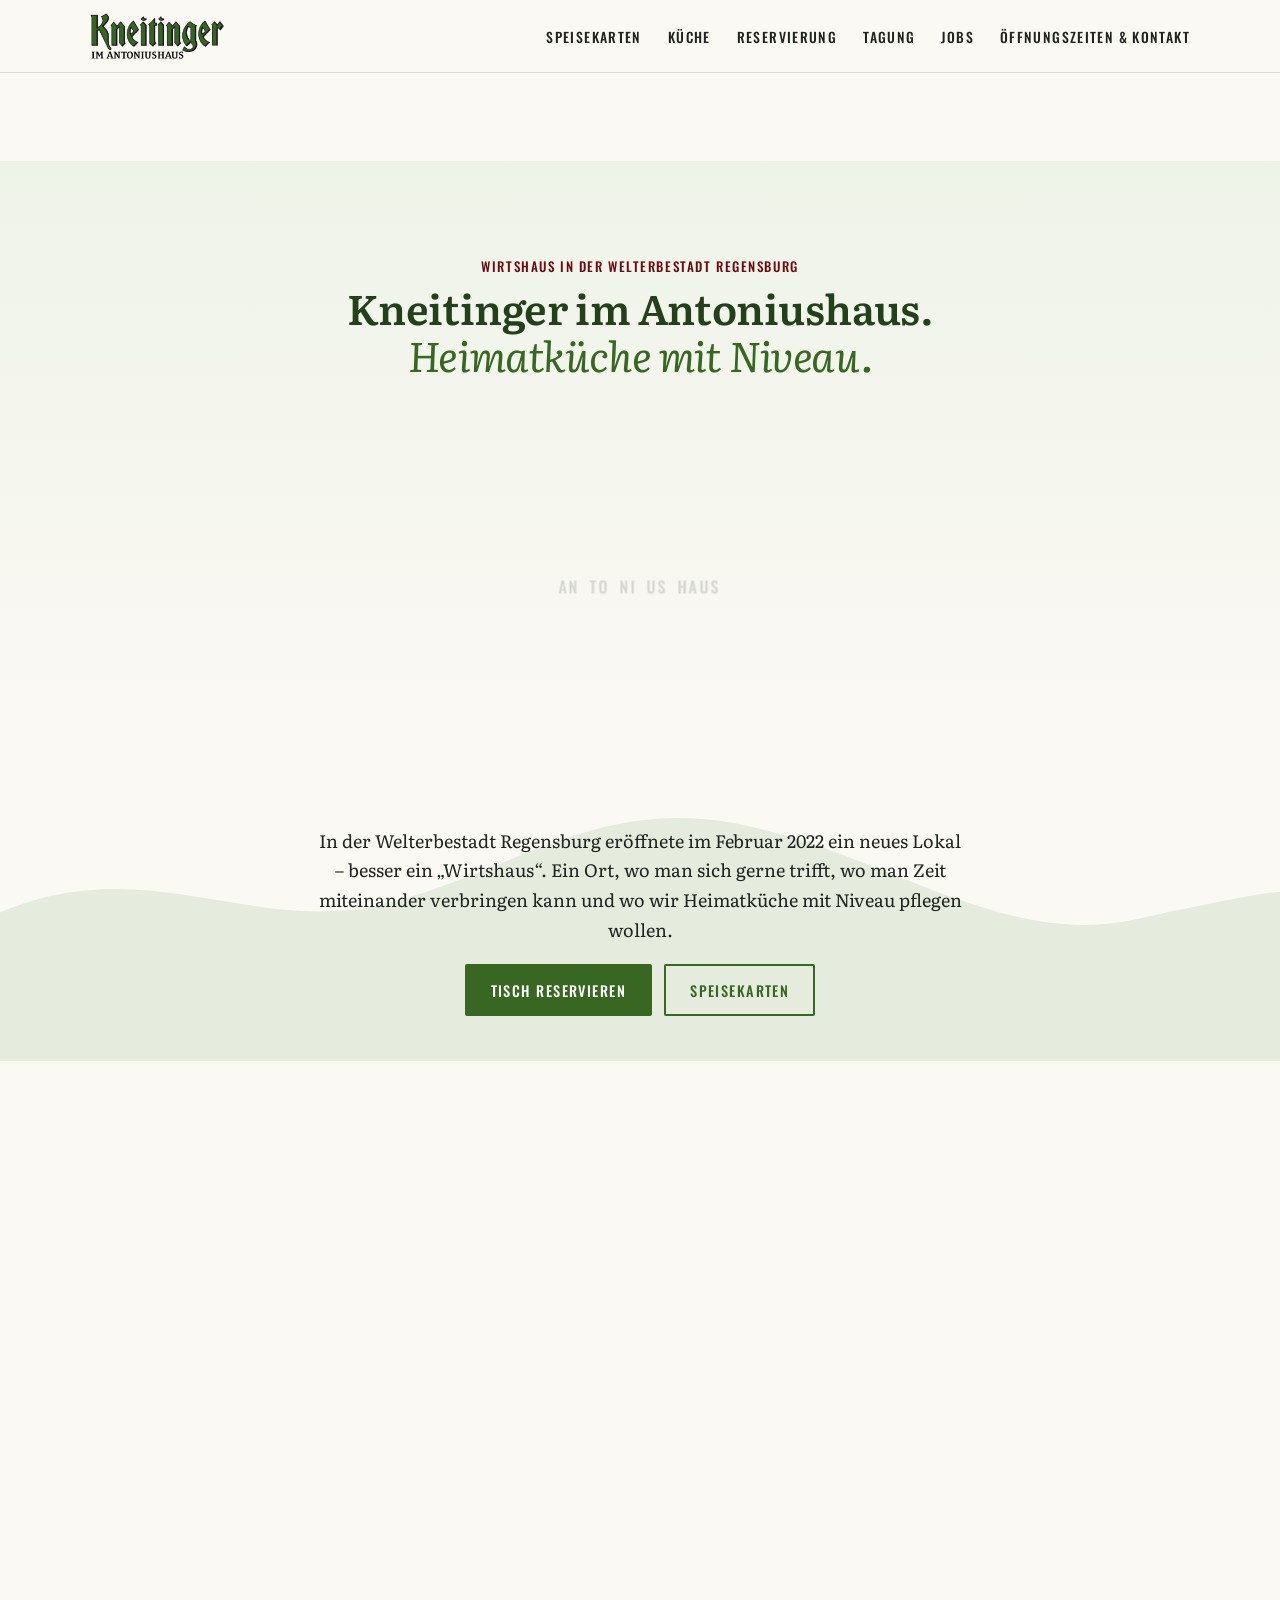
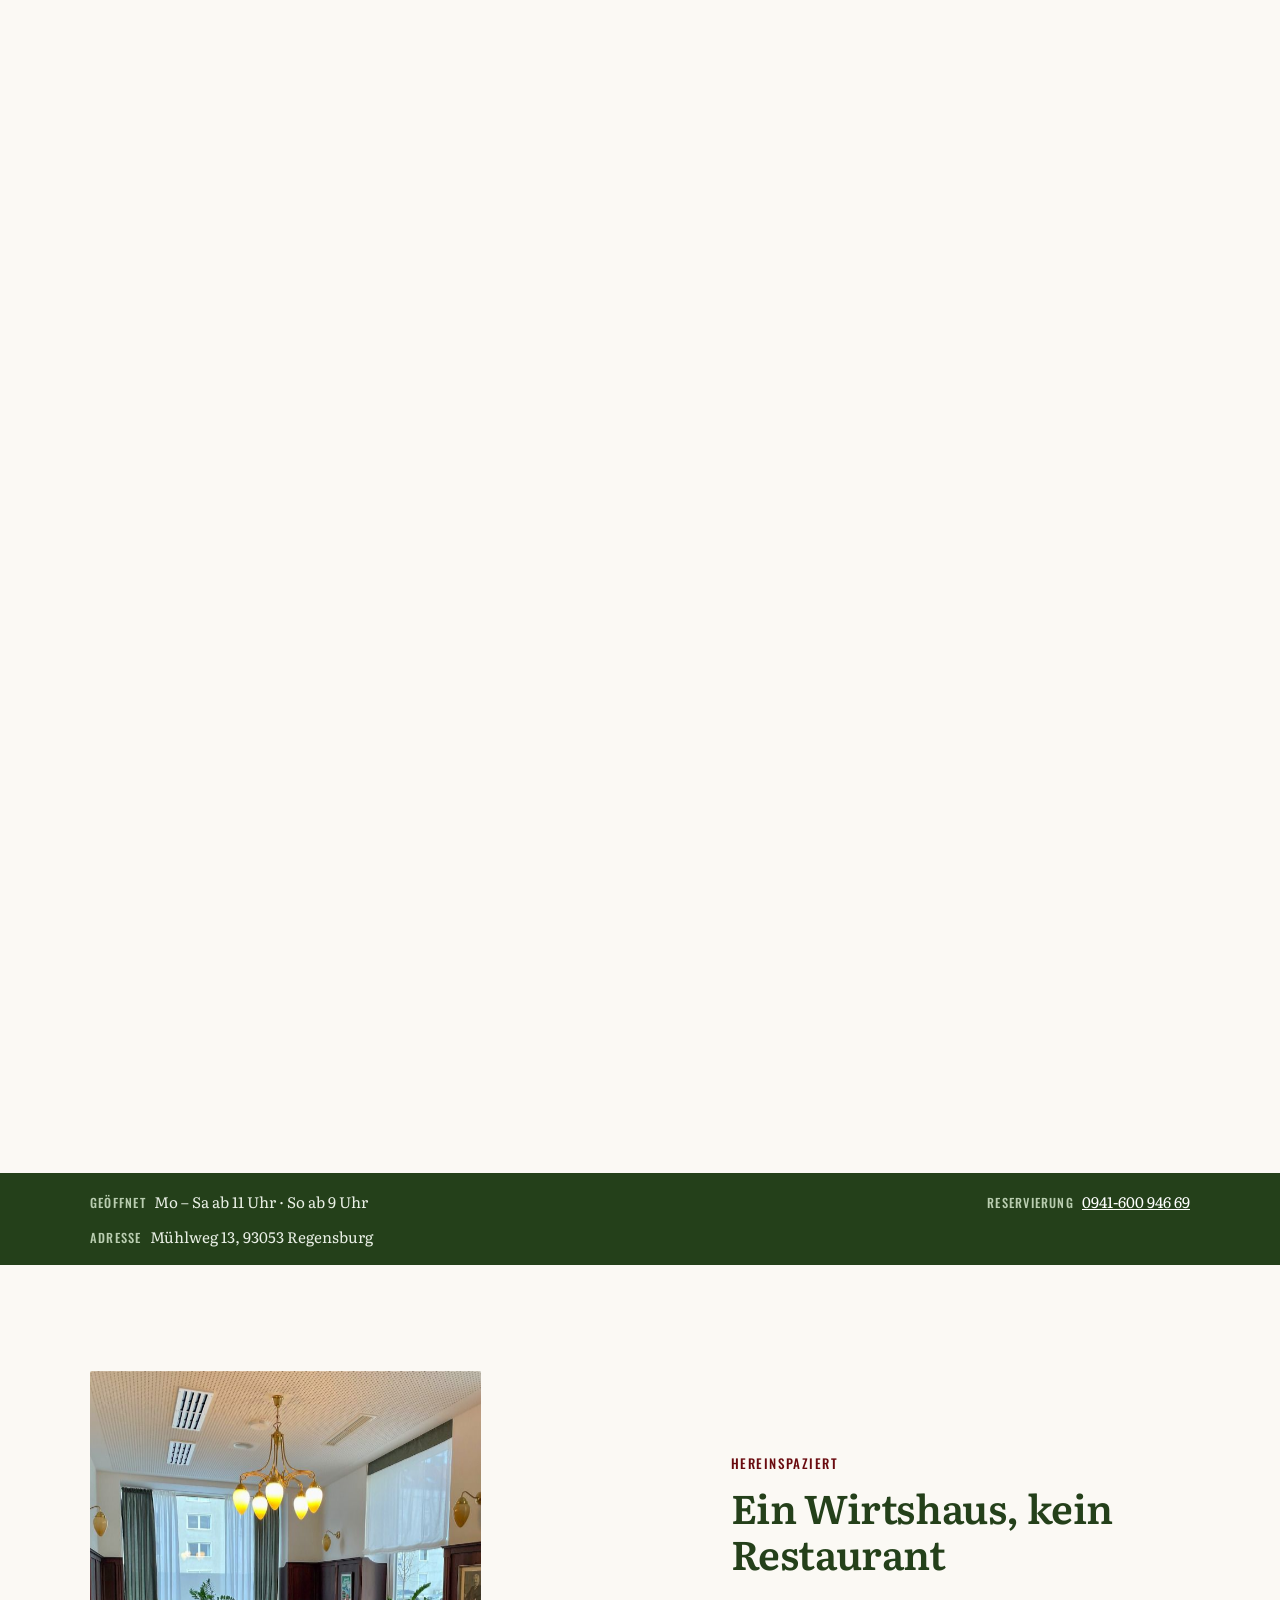
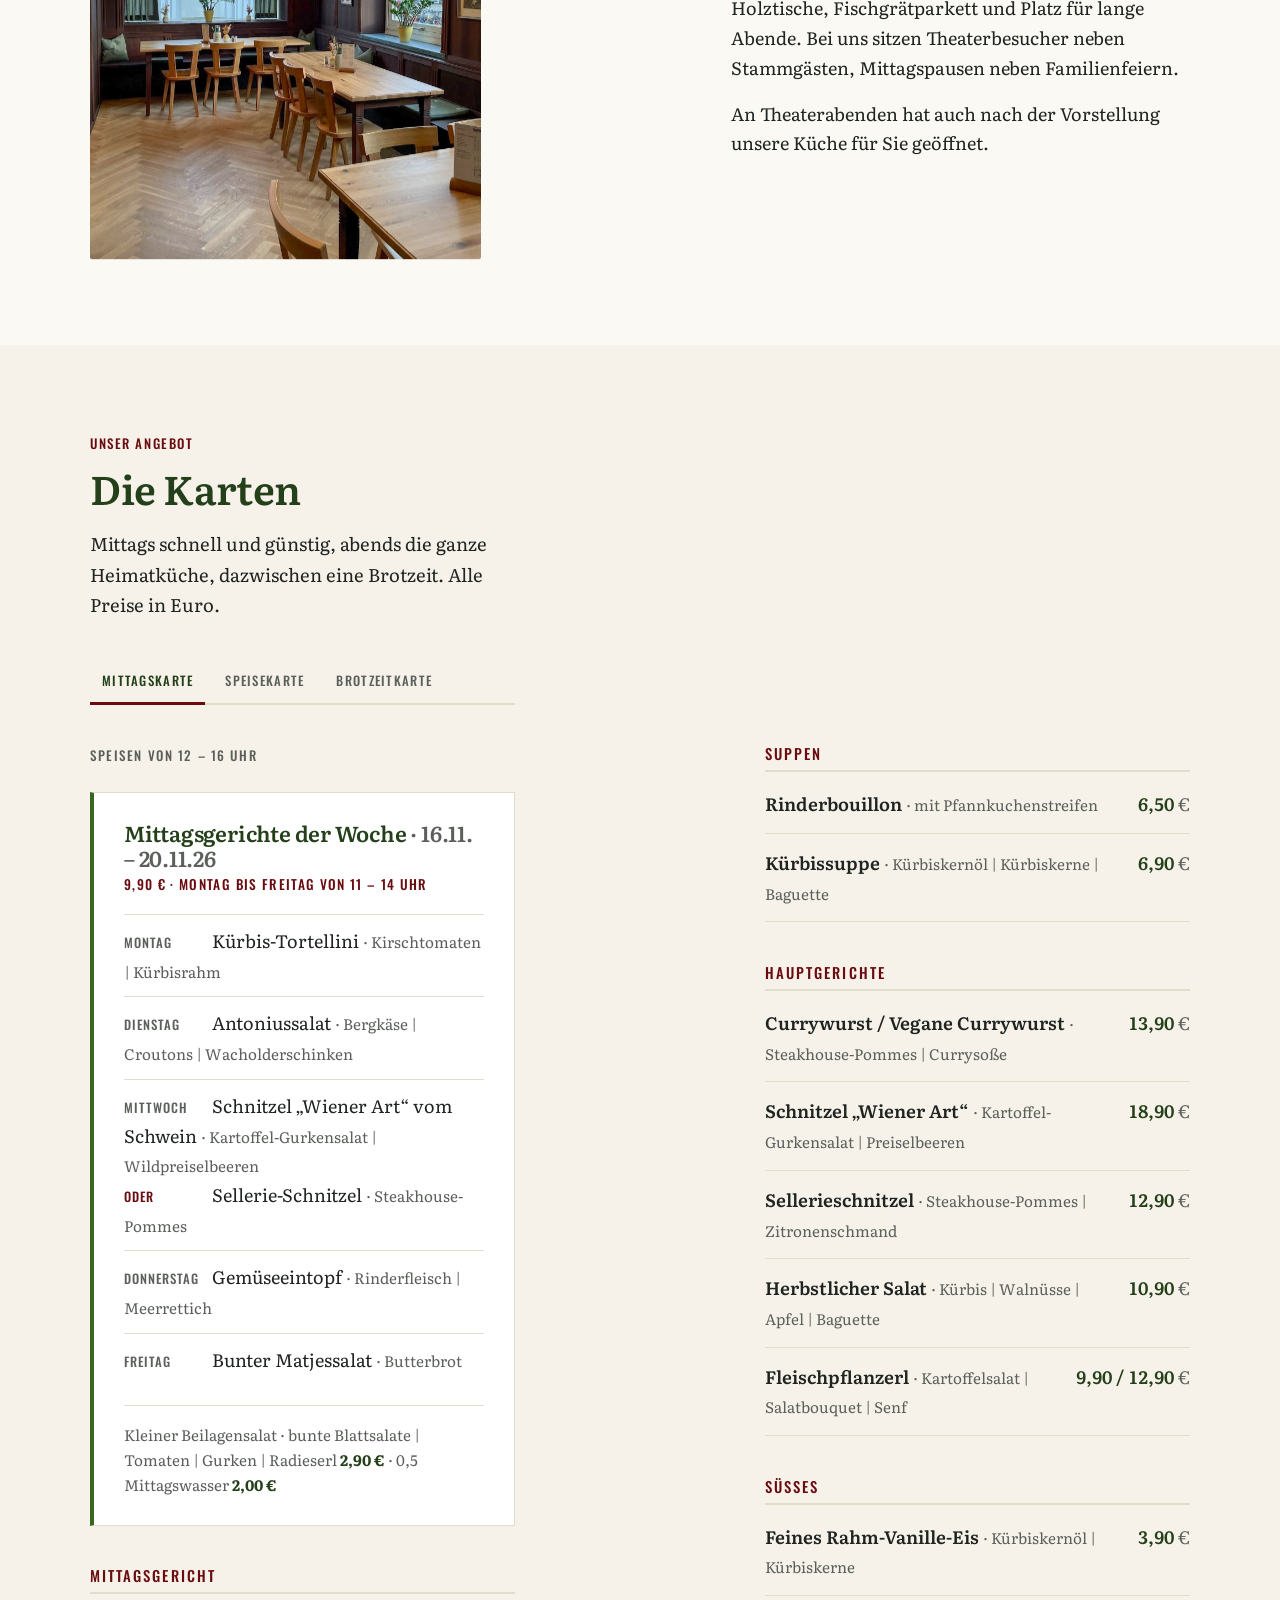
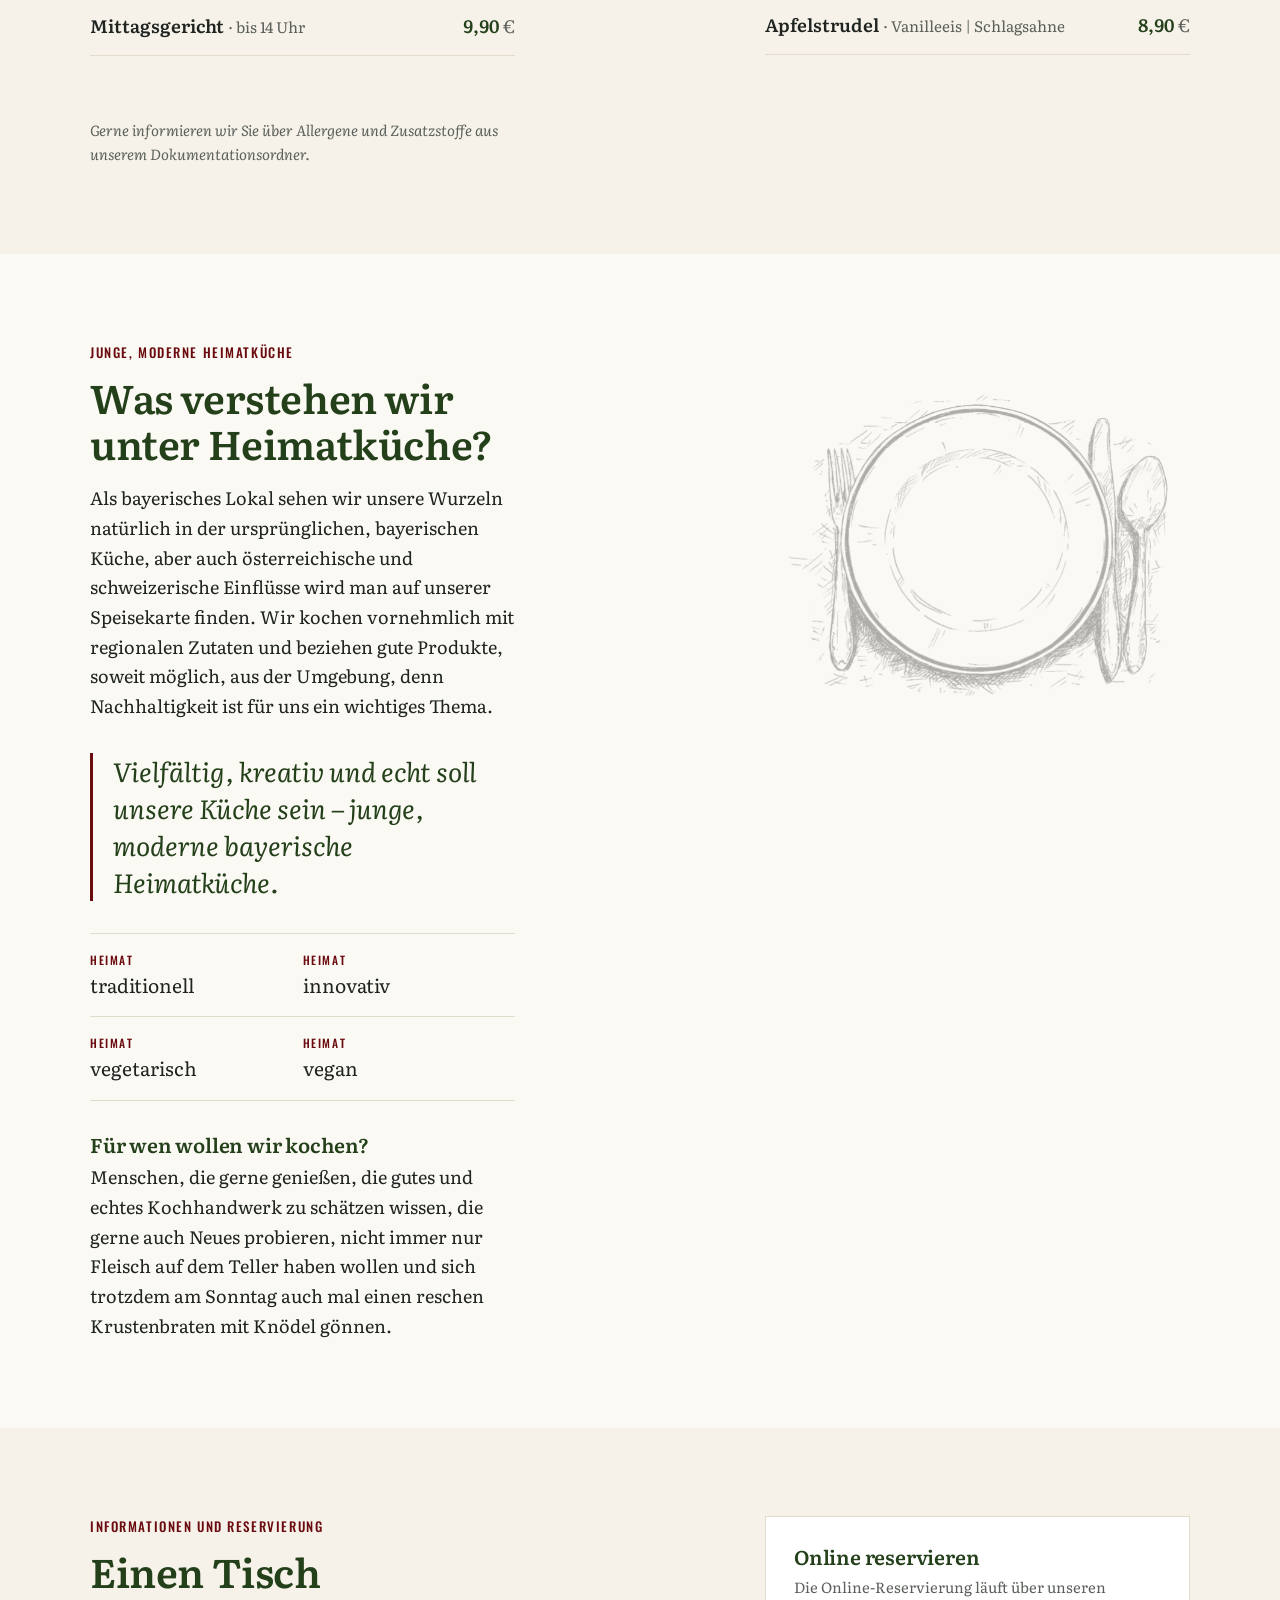
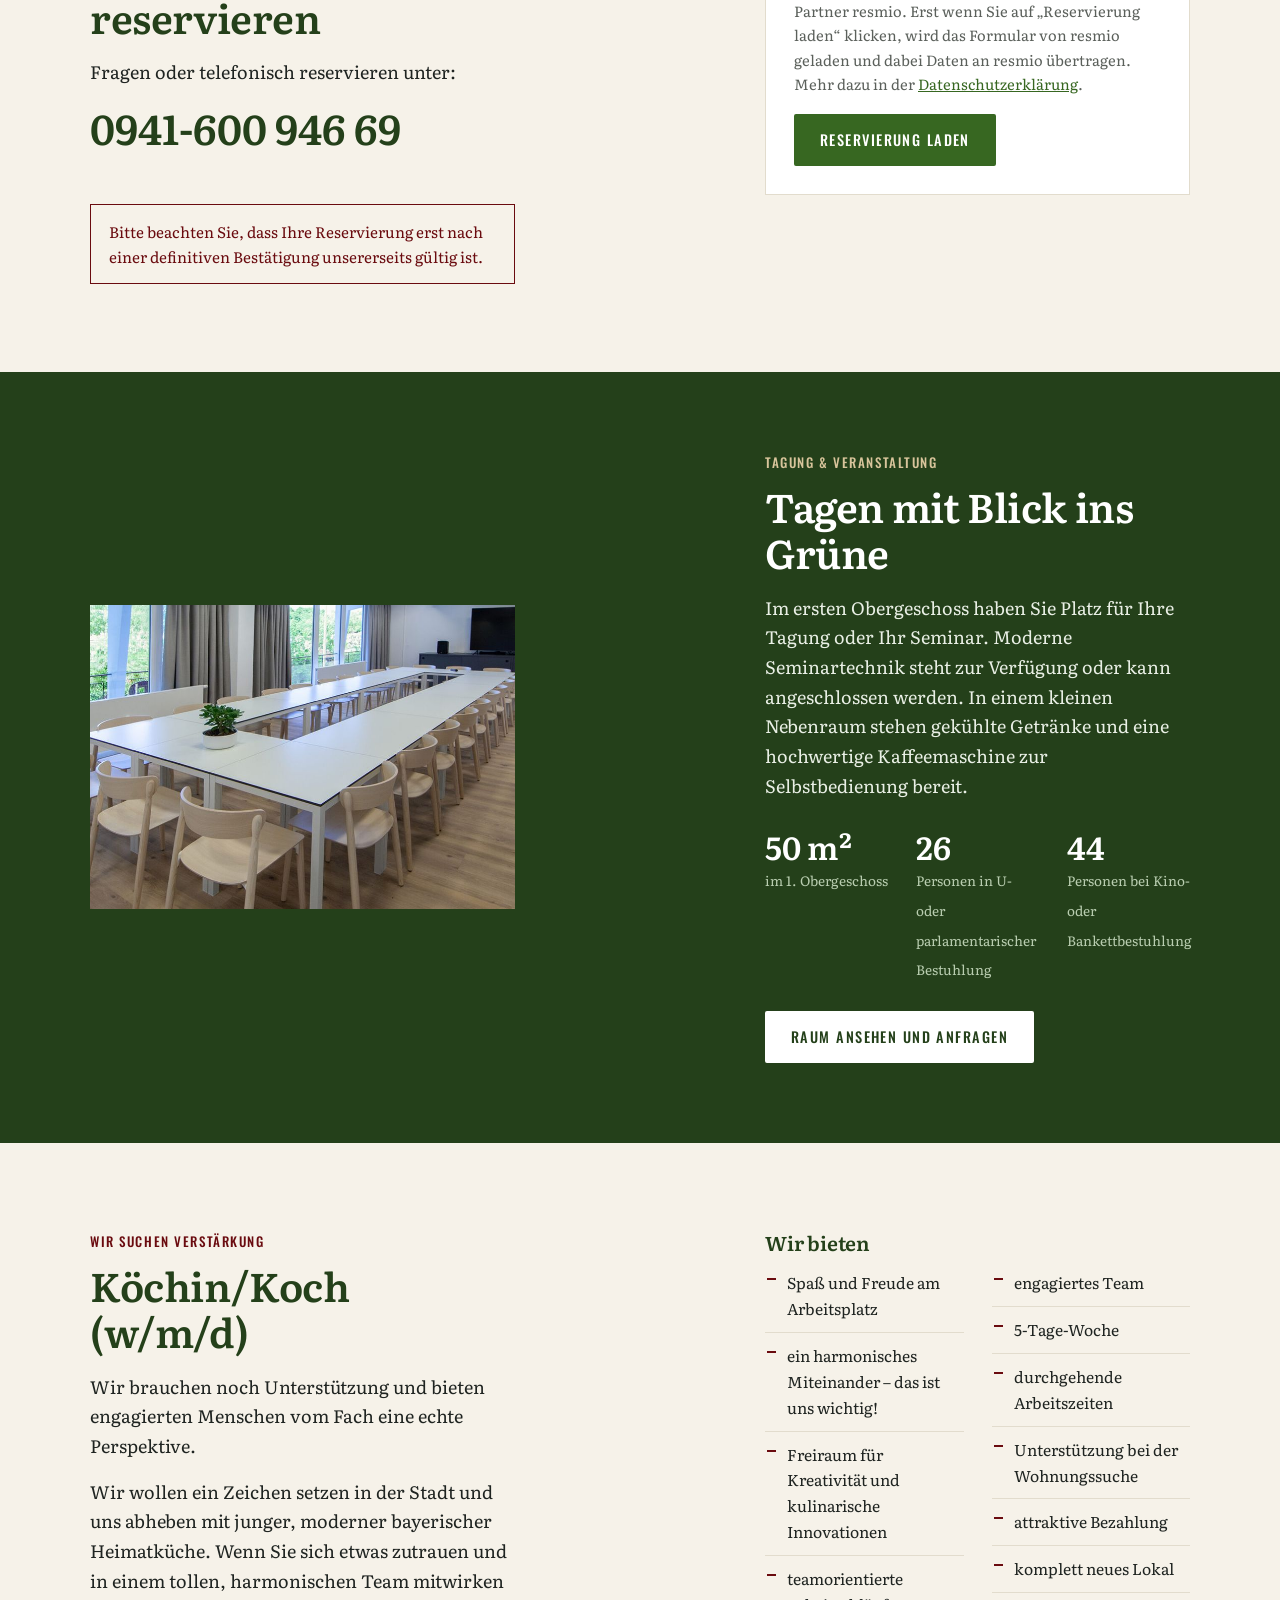
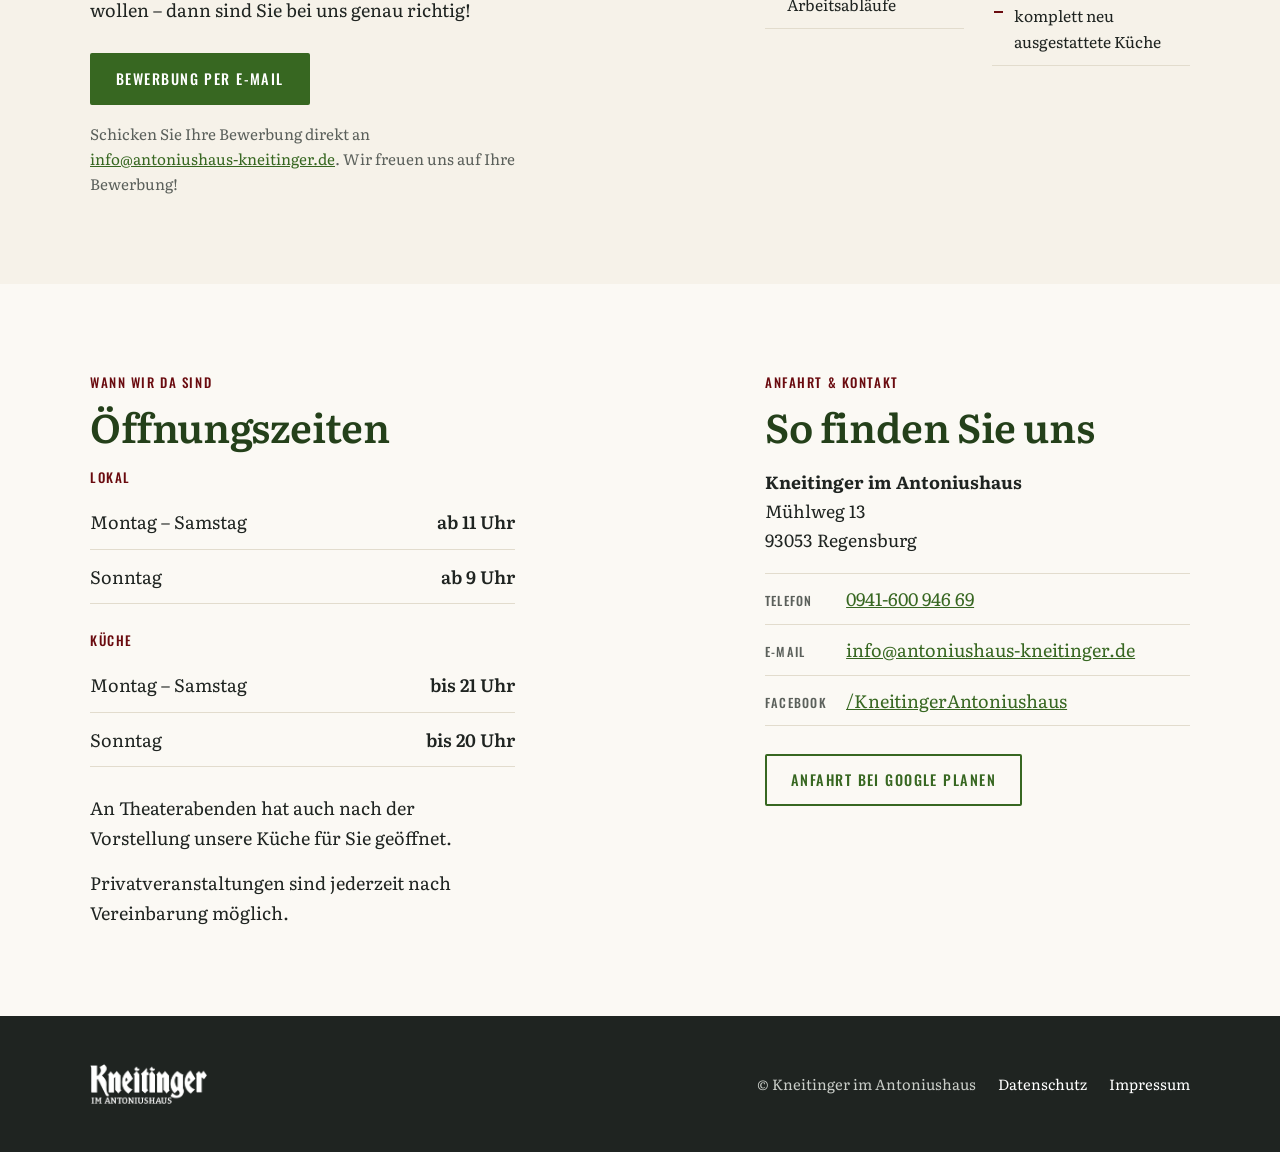
<file: _website-neu/index.html>
<!doctype html>
<html lang="de" class="kein-js">
<head>
<meta charset="utf-8">
<meta name="viewport" content="width=device-width, initial-scale=1">
<title>Kneitinger im Antoniushaus · Wirtshaus in Regensburg</title>
<meta name="description" content="Der Kneitinger im Antoniushaus in Regensburg ist ein Ort, wo man sich gerne trifft, wo man Zeit miteinander verbringen kann und wo wir Heimatküche mit Niveau pflegen wollen. Reservierung unter 0941-600 946 69">
<meta property="og:locale" content="de_DE">
<meta property="og:type" content="website">
<meta property="og:title" content="Kneitinger im Antoniushaus · Wirtshaus in Regensburg">
<meta property="og:description" content="Heimatküche mit Niveau im Antoniushaus, Mühlweg 13, Regensburg. Reservierung unter 0941-600 946 69">
<meta property="og:image" content="img/gaststube.jpg">
<meta name="theme-color" content="#24401a">
<link rel="icon" href="img/favicon.png" type="image/png">
<link rel="apple-touch-icon" href="img/apple-touch-icon.png">
<link rel="preload" href="fonts/literata-latin-wght-normal.woff2" as="font" type="font/woff2" crossorigin>
<link rel="stylesheet" href="style.css">
<script>document.documentElement.className="js";</script>
<script type="application/ld+json">
{"@context":"https://schema.org","@type":"Restaurant","name":"Kneitinger im Antoniushaus","address":{"@type":"PostalAddress","streetAddress":"Mühlweg 13","postalCode":"93053","addressLocality":"Regensburg","addressCountry":"DE"},"telephone":"+49 941 60094669","email":"info@antoniushaus-kneitinger.de","servesCuisine":"Bayerische Heimatküche","hasMenu":"https://antoniushaus-kneitinger.de/#karten","openingHoursSpecification":[{"@type":"OpeningHoursSpecification","dayOfWeek":["Monday","Tuesday","Wednesday","Thursday","Friday","Saturday"],"opens":"11:00"},{"@type":"OpeningHoursSpecification","dayOfWeek":"Sunday","opens":"09:00"}]}
</script>
</head>
<body>
<a class="skip" href="#inhalt">Zum Inhalt springen</a>

<header class="kopf">
  <div class="wrap">
    <a class="logo" href="index.html" aria-label="Kneitinger im Antoniushaus, zur Startseite"><img src="img/logo.png" alt="Kneitinger im Antoniushaus" width="502" height="172"></a>
    <button class="menue-btn" aria-expanded="false" aria-controls="nav"><span class="striche" aria-hidden="true"></span>Menü</button>
    <ul class="nav" id="nav">
      <li><a href="#karten">Speisekarten</a></li>
      <li><a href="#kueche">Küche</a></li>
      <li><a href="#reservierung">Reservierung</a></li>
      <li><a href="https://pranii.github.io/AnotoniushausRaum/">Tagung</a></li>
      <li><a href="#jobs">Jobs</a></li>
      <li><a href="#kontakt">Öffnungszeiten &amp; Kontakt</a></li>
    </ul>
  </div>
</header>

<!-- Festes Haus: liegt über der Seite, Lage und Größe setzt main.js -->
      <div class="haus-feld">
        <svg class="haus" viewBox="-14 -14 248 228" role="img" aria-labelledby="haus-titel">
          <title id="haus-titel">Das Antoniushaus, in fünf Strichen gezeichnet</title>
          <g class="haus-fuellung" aria-hidden="true">
            <rect class="tuer" x="88" y="140" width="44" height="60" rx="2"/>
            <rect class="fenster" x="26" y="118" width="40" height="34" rx="2"/>
            <rect class="fenster" x="154" y="118" width="40" height="34" rx="2"/>
            <line class="sprosse" x1="46" y1="118" x2="46" y2="152"/>
            <line class="sprosse" x1="26" y1="135" x2="66" y2="135"/>
            <line class="sprosse" x1="174" y1="118" x2="174" y2="152"/>
            <line class="sprosse" x1="154" y1="135" x2="194" y2="135"/>
            <circle class="knauf" cx="122" cy="172" r="3.4"/>
          </g>
          <path class="haus-linie" d="M 0 200 L 220 200 L 220 92 L 110 0 L 0 92 L 0 200"/>
        </svg>

        <p class="silben" aria-hidden="true">
          <span>An</span><span>to</span><span>ni</span><span>us</span><span>haus</span>
        </p>
      </div>

<main id="inhalt">

  <!-- ============ Bühne: Haus wird gezeichnet, Speisen schweben ein ============ -->
  <section class="buehne" id="start" aria-label="Kneitinger im Antoniushaus">
    <div class="buehne-fix">

      <div class="ebene himmel" data-par="-0.12" aria-hidden="true"></div>
      <div class="ebene huegel" data-par="0.07" aria-hidden="true">
        <svg viewBox="0 0 1600 300" preserveAspectRatio="none" focusable="false">
          <path d="M0 300V168c180-54 310 18 470-6s268-96 450-72 332 110 500 84 180-24 180-24v150z" fill="currentColor"/>
        </svg>
      </div>

      <!-- Freigestellte Speisen. PLATZHALTER: durch echte PNGs ersetzen, siehe LIESMICH.md -->
      <div class="speisen" aria-hidden="true">
        <img class="speise s1" data-par="0.26" data-ab="0.52" src="img/speisen/schnitzel.svg" alt="" width="400" height="400" loading="lazy">
        <img class="speise s2" data-par="0.40" data-ab="0.60" src="img/speisen/obatzda.svg" alt="" width="400" height="400" loading="lazy">
        <img class="speise s3" data-par="0.18" data-ab="0.68" src="img/speisen/bratwuerstl.svg" alt="" width="400" height="400" loading="lazy">
        <img class="speise s4" data-par="0.34" data-ab="0.76" src="img/speisen/kaiserschmarrn.svg" alt="" width="400" height="400" loading="lazy">
        <img class="speise s5" data-par="0.48" data-ab="0.84" src="img/speisen/bier.svg" alt="" width="400" height="400" loading="lazy">
        <img class="speise s6" data-par="0.22" data-ab="0.90" src="img/speisen/pflanzerl.svg" alt="" width="400" height="400" loading="lazy">
      </div>

      <div class="buehne-text">
        <div class="wrap buehne-oben">
          <span class="label">Wirtshaus in der Welterbestadt Regensburg</span>
          <h1>Kneitinger im Antoniushaus. <em>Heimatküche mit Niveau.</em></h1>
        </div>
        <div class="wrap buehne-unten">
          <p class="lead">In der Welterbestadt Regensburg eröffnete im Februar 2022 ein neues Lokal – besser ein „Wirtshaus“. Ein Ort, wo man sich gerne trifft, wo man Zeit miteinander verbringen kann und wo wir Heimatküche mit Niveau pflegen wollen.</p>
          <div class="btns">
            <a class="btn" href="#reservierung">Tisch reservieren</a>
            <a class="btn zweit" href="#karten">Speisekarten</a>
          </div>
        </div>
      </div>

    </div>
  </section>

  <div class="infoleiste">
    <div class="wrap">
      <span><b>Geöffnet</b>Mo – Sa ab 11 Uhr · So ab 9 Uhr</span>
      <span><b>Reservierung</b><a href="tel:004994160094669">0941-600 946 69</a></span>
      <span><b>Adresse</b>Mühlweg 13, 93053 Regensburg</span>
    </div>
  </div>

  <!-- ============ Gaststube ============ -->
  <section class="stube" aria-label="Die Gaststube">
    <div class="wrap">
      <figure class="stube-bild" data-par="0.09">
        <img src="img/gaststube.jpg" alt="Gaststube im Kneitinger im Antoniushaus mit Holztischen, Fischgrätparkett und Kronleuchter" width="1200" height="1602" loading="lazy">
      </figure>
      <div class="stube-text">
        <span class="label">Hereinspaziert</span>
        <h2>Ein Wirtshaus, kein Restaurant</h2>
        <p>Holztische, Fischgrätparkett und Platz für lange Abende. Bei uns sitzen Theaterbesucher neben Stammgästen, Mittagspausen neben Familienfeiern.</p>
        <p>An Theaterabenden hat auch nach der Vorstellung unsere Küche für Sie geöffnet.</p>
      </div>
    </div>
  </section>

  <!-- ============ Karten ============ -->
  <section id="karten" class="creme">
    <div class="wrap">
      <div class="kopfzeile">
        <span class="label">Unser Angebot</span>
        <h2>Die Karten</h2>
        <p class="lead">Mittags schnell und günstig, abends die ganze Heimatküche, dazwischen eine Brotzeit. Alle Preise in Euro.</p>
      </div>

      <div class="karten-tabs" role="tablist" aria-label="Speisekarten">
        <button role="tab" id="tab-mittag" aria-controls="panel-mittag" aria-selected="true">Mittagskarte</button>
        <button role="tab" id="tab-speise" aria-controls="panel-speise" aria-selected="false" tabindex="-1">Speisekarte</button>
        <button role="tab" id="tab-brotzeit" aria-controls="panel-brotzeit" aria-selected="false" tabindex="-1">Brotzeitkarte</button>
      </div>

      <!-- ---- Mittagskarte ---- -->
      <div class="karte-blatt" role="tabpanel" id="panel-mittag" aria-labelledby="tab-mittag" tabindex="0">
        <h3 class="nur-ohne-js">Mittagskarte</h3>
        <p class="blatt-zeit">Speisen von 12 – 16 Uhr</p>

        <div class="wochen-kasten">
          <h3>Mittagsgerichte der Woche <span class="muted">· 16.11. – 20.11.26</span></h3>
          <p class="wochen-preis">9,90 € · Montag bis Freitag von 11 – 14 Uhr</p>
          <ul class="wochentage">
            <li><b>Montag</b> Kürbis-Tortellini <span>Kirschtomaten | Kürbisrahm</span></li>
            <li><b>Dienstag</b> Antoniussalat <span>Bergkäse | Croutons | Wacholderschinken</span></li>
            <li><b>Mittwoch</b> Schnitzel „Wiener Art“ vom Schwein <span>Kartoffel-Gurkensalat | Wildpreiselbeeren</span><br><b class="zweitgericht">oder</b> Sellerie-Schnitzel <span>Steakhouse-Pommes</span></li>
            <li><b>Donnerstag</b> Gemüseeintopf <span>Rinderfleisch | Meerrettich</span></li>
            <li><b>Freitag</b> Bunter Matjessalat <span>Butterbrot</span></li>
          </ul>
          <p class="wochen-extra">Kleiner Beilagensalat · bunte Blattsalate | Tomaten | Gurken | Radieserl <b>2,90 €</b> · 0,5 Mittagswasser <b>2,00 €</b></p>
        </div>

        <h3 class="gang">Mittagsgericht</h3>
        <ul class="gerichte">
          <li><span class="was"><b>Mittagsgericht</b> <i>bis 14 Uhr</i></span><span class="preis">9,90</span></li>
        </ul>

        <h3 class="gang">Suppen</h3>
        <ul class="gerichte">
          <li><span class="was"><b>Rinderbouillon</b> <i>mit Pfannkuchenstreifen</i></span><span class="preis">6,50</span></li>
          <li><span class="was"><b>Kürbissuppe</b> <i>Kürbiskernöl | Kürbiskerne | Baguette</i></span><span class="preis">6,90</span></li>
        </ul>

        <h3 class="gang">Hauptgerichte</h3>
        <ul class="gerichte">
          <li><span class="was"><b>Currywurst / Vegane Currywurst</b> <i>Steakhouse-Pommes | Currysoße</i></span><span class="preis">13,90</span></li>
          <li><span class="was"><b>Schnitzel „Wiener Art“</b> <i>Kartoffel-Gurkensalat | Preiselbeeren</i></span><span class="preis">18,90</span></li>
          <li><span class="was"><b>Sellerieschnitzel</b> <i>Steakhouse-Pommes | Zitronenschmand</i></span><span class="preis">12,90</span></li>
          <li><span class="was"><b>Herbstlicher Salat</b> <i>Kürbis | Walnüsse | Apfel | Baguette</i></span><span class="preis">10,90</span></li>
          <li><span class="was"><b>Fleischpflanzerl</b> <i>Kartoffelsalat | Salatbouquet | Senf</i></span><span class="preis">9,90 / 12,90</span></li>
        </ul>

        <h3 class="gang">Süßes</h3>
        <ul class="gerichte">
          <li><span class="was"><b>Feines Rahm-Vanille-Eis</b> <i>Kürbiskernöl | Kürbiskerne</i></span><span class="preis">3,90</span></li>
          <li><span class="was"><b>Apfelstrudel</b> <i>Vanilleeis | Schlagsahne</i></span><span class="preis">8,90</span></li>
        </ul>
      </div>

      <!-- ---- Speisekarte ---- -->
      <div class="karte-blatt" role="tabpanel" id="panel-speise" aria-labelledby="tab-speise" tabindex="0" hidden>
        <h3 class="nur-ohne-js">Speisekarte</h3>
        <h3 class="gang">Suppen</h3>
        <ul class="gerichte">
          <li><span class="was"><b>Rinderbouillon mit Pfannkuchenstreifen</b></span><span class="preis">6,90</span></li>
          <li><span class="was"><b>Rinderbouillon mit Leberspätzle</b></span><span class="preis">7,90</span></li>
        </ul>

        <h3 class="gang">Hauptspeisen</h3>
        <ul class="gerichte">
          <li><span class="was"><b>Fleischpflanzerl, 1 / 2 Stück</b> <i>Kartoffelsalat und Senf</i></span><span class="preis">9,90 / 12,90</span></li>
          <li><span class="was"><b>Fränkische Bratwürstl, 4, 6 oder 8 Stück</b> <i>Kraut, Bauernbrot, Händelmeier</i></span><span class="preis">10,90 / 12,90 / 14,90</span></li>
          <li><span class="was"><b>Currywurst</b> <i>Steakhaus-Pommes und unsere legendäre Currysoße</i></span><span class="preis">12,90</span></li>
          <li><span class="was"><b>Räucherlachs auf Reiberdatschi</b> <i>Zitronenschmand, Salatbouquet</i></span><span class="preis">13,90</span></li>
          <li><span class="was"><b>Fischpflanzerl, 1 / 2 Stück</b> <i>Kartoffelsalat und Sauce Tartare</i></span><span class="preis">13,90 / 17,90</span></li>
          <li><span class="was"><b>Karpfenfilet „steirisch“</b> <i>bunter Kartoffelsalat, Kernöl, Sauce Tartare</i></span><span class="preis">16,90</span></li>
          <li><span class="was"><b>Schnitzel „Wiener Art“</b> <i>Kartoffel-Gurkensalat, Pommes, Preiselbeeren</i></span><span class="preis">18,90</span></li>
          <li><span class="was"><b>Cordon bleu</b> <i>Wacholderschinken-/Raclettefüllung, Pommes, Preiselbeeren</i></span><span class="preis">23,90</span></li>
        </ul>

        <h3 class="gang">Hauptspeisen vegetarisch / vegan</h3>
        <ul class="gerichte">
          <li><span class="was"><b><span class="vegan">Vegane</span> Bratwürstl, 4, 6 oder 8 Stück</b> <i>Kraut, Bauernbrot, Händelmeier</i></span><span class="preis">11,90 / 13,90 / 15,90</span></li>
          <li><span class="was"><b><span class="vegan">Veganer</span> Backfisch, 1 / 2 Stück</b> <i>Kartoffelsalat, Salatbouquet und Mango-Curry-Dip</i></span><span class="preis">11,90 / 15,90</span></li>
          <li><span class="was"><b>Sellerieschnitzel</b> <i>Steakhauspommes und Zitronenschmand</i></span><span class="preis">12,90</span></li>
          <li><span class="was"><b>Karamellisierter Ziegenkäse</b> <i>Trauben, Salatbouquet, Feigensenf, Baguette</i></span><span class="preis">12,90</span></li>
          <li><span class="was"><b><span class="vegan">Vegane</span> Currywurst</b> <i>Steakhaus-Pommes und unsere legendäre Soße</i></span><span class="preis">13,90</span></li>
          <li><span class="was"><b>Bayerische Rahmschwammerl</b> <i>Semmelknödel und Salat</i></span><span class="preis">15,90</span></li>
          <li><span class="was"><b>Spinatknödel</b> <i>braune Butter, Bergkäse, Salat</i></span><span class="preis">16,90</span></li>
        </ul>

        <h3 class="gang">Salate</h3>
        <ul class="gerichte">
          <li><span class="was"><b>Gemischter Beilagensalat</b></span><span class="preis">4,90</span></li>
          <li><span class="was"><b>Großer gemischter Salat</b> <i>Baguette</i></span><span class="preis">9,90</span></li>
          <li><span class="was"><b>Großer gemischter Salat mit Räucherlachs</b> <i>Trauben, Baguette</i></span><span class="preis">17,90</span></li>
          <li><span class="was"><b>Salat Ziegenkäse-Saltimbocca</b> <i>geräucherter Schinken, Trauben, Walnüsse, Baguette</i></span><span class="preis">18,90</span></li>
          <li><span class="was"><b>Salat Backhendl</b> <i>vom Maishendl, Preiselbeeren und Baguette</i></span><span class="preis">19,90</span></li>
        </ul>

        <h3 class="gang">Kindergerichte <span class="muted">· bis 13 Jahre</span></h3>
        <ul class="gerichte">
          <li><span class="was"><b>2 Reiberdatschi mit Apfelmus</b></span><span class="preis">7,90</span></li>
          <li><span class="was"><b>Paar Wiener</b> <i>Kartoffelsalat und Ketchup</i></span><span class="preis">8,90</span></li>
          <li><span class="was"><b>Kinderschnitzel</b> <i>Steakhaus-Pommes und Ketchup</i></span><span class="preis">9,90</span></li>
          <li><span class="was"><b>Fischpflanzerl</b> <i>Steakhaus-Pommes und Ketchup</i></span><span class="preis">9,90</span></li>
          <li><span class="was"><b><span class="vegan">Vegane</span> Currywurst</b> <i>Steakhaus-Pommes und Currysoße</i></span><span class="preis">9,90</span></li>
          <li><span class="was"><b><span class="vegan">Veganer</span> Backfisch</b> <i>Steakhaus-Pommes und Mango-Curry-Dip</i></span><span class="preis">9,90</span></li>
        </ul>

        <h3 class="gang">Etwas Süßes zum Schluss</h3>
        <ul class="gerichte">
          <li><span class="was"><b>Unser feines Rahm-Vanilleeis, 1 Kugel</b> <i>mit Kürbiskernöl, Amarenakirschen, Baileys-Karamellsoße oder Eierlikör-Schokosoße, je</i></span><span class="preis">5,00</span></li>
          <li><span class="was"><b>… oder als großer Eisbecher</b></span><span class="preis">8,90</span></li>
          <li><span class="was"><b>Affogato</b></span><span class="preis">4,90</span></li>
          <li><span class="was"><b>Apfelstrudl</b> <i>Vanilleeis und Schlagrahm</i></span><span class="preis">8,90</span></li>
          <li><span class="was"><b>Marillen-Quarkstrudl</b> <i>Vanilleeis und Schlagrahm</i></span><span class="preis">8,90</span></li>
          <li><span class="was"><b>Kaiserschmarrn</b> <i>Mandeln, Zwetschgenröster, Apfelmus, Vanilleeis</i></span><span class="preis">12,90</span></li>
        </ul>

        <div class="zwei-spalten">
          <div>
            <h3 class="gang">Beilagen</h3>
            <ul class="gerichte klein">
              <li><span class="was">Extra Knödel</span><span class="preis">1,90</span></li>
              <li><span class="was">Portion Kartoffelsalat</span><span class="preis">4,90</span></li>
              <li><span class="was">Steakhaus-Pommes klein <i>Ketchup oder Majo</i></span><span class="preis">4,90</span></li>
              <li><span class="was">Steakhaus-Pommes groß <i>Ketchup oder Majo</i></span><span class="preis">7,90</span></li>
            </ul>
          </div>
          <div>
            <h3 class="gang">Extras</h3>
            <ul class="gerichte klein">
              <li><span class="was">2 Scheiben Bauernbrot</span><span class="preis">1,20</span></li>
              <li><span class="was">Breze</span><span class="preis">1,60</span></li>
              <li><span class="was">Preiselbeeren, Ketchup, Majo, frischer Kren</span><span class="preis">0,50</span></li>
            </ul>
          </div>
        </div>
      </div>

      <!-- ---- Brotzeitkarte ---- -->
      <div class="karte-blatt" role="tabpanel" id="panel-brotzeit" aria-labelledby="tab-brotzeit" tabindex="0" hidden>
        <h3 class="nur-ohne-js">Brotzeitkarte</h3>
        <h3 class="gang">Brotzeiten</h3>
        <ul class="gerichte">
          <li><span class="was"><b>Bayrischer / Schweizer Wurstsalat</b> <i>Regensburger | rote Zwiebeln | Radieserl | Bauernbrot</i></span><span class="preis">11,90 / 13,90</span></li>
          <li><span class="was"><b>Saurer Emmentaler</b> <i>Essiggurken | rote Zwiebeln | Radieserl | Bauernbrot</i></span><span class="preis">10,90</span></li>
          <li><span class="was"><b>Obatzda</b> <i>rote Zwiebeln | Radieserl | Bauernbrot</i></span><span class="preis">11,90</span></li>
          <li><span class="was"><b>Fränkischer Kartoffelkas</b> <i>Bauernbrot | Schnittlauch | Radieserl</i></span><span class="preis">9,90</span></li>
          <li><span class="was"><b>Kalter Braten</b> <i>Essiggurken | Butter | frischer Kren</i></span><span class="preis">10,90</span></li>
          <li><span class="was"><b>Saurer weißer Pressack</b> <i>rote Zwiebeln | Essiggurkerl | Bauernbrot</i></span><span class="preis">11,90</span></li>
          <li><span class="was"><b>Bayrisches Brotzeitbrettl</b> <i>reich garniert mit Bauernbrot</i></span><span class="preis">13,90</span></li>
          <li><span class="was"><b>Bayrisches Kasbrettl</b> <i>reich garniert mit Bauernbrot</i></span><span class="preis">13,90</span></li>
        </ul>
      </div>

      <p class="allergene">Gerne informieren wir Sie über Allergene und Zusatzstoffe aus unserem Dokumentationsordner.</p>
    </div>
  </section>

  <!-- ============ Küche ============ -->
  <section id="kueche" class="kueche">
    <div class="wrap">
      <div>
        <span class="label">Junge, moderne Heimatküche</span>
        <h2>Was verstehen wir unter Heimatküche?</h2>
        <p>Als bayerisches Lokal sehen wir unsere Wurzeln natürlich in der ursprünglichen, bayerischen Küche, aber auch österreichische und schweizerische Einflüsse wird man auf unserer Speisekarte finden. Wir kochen vornehmlich mit regionalen Zutaten und beziehen gute Produkte, soweit möglich, aus der Umgebung, denn Nachhaltigkeit ist für uns ein wichtiges Thema.</p>
        <p class="zitat">Vielfältig, kreativ und echt soll unsere Küche sein – junge, moderne bayerische Heimatküche.</p>
        <ul class="heimat" aria-label="Unsere Heimatküche">
          <li><small>Heimat</small>traditionell</li>
          <li><small>Heimat</small>innovativ</li>
          <li><small>Heimat</small>vegetarisch</li>
          <li><small>Heimat</small>vegan</li>
        </ul>
        <h3>Für wen wollen wir kochen?</h3>
        <p>Menschen, die gerne genießen, die gutes und echtes Kochhandwerk zu schätzen wissen, die gerne auch Neues probieren, nicht immer nur Fleisch auf dem Teller haben wollen und sich trotzdem am Sonntag auch mal einen reschen Krustenbraten mit Knödel gönnen.</p>
      </div>
      <aside aria-hidden="true">
        <img src="img/teller.png" alt="" width="630" height="500" loading="lazy" data-par="0.12">
      </aside>
    </div>
  </section>

  <!-- ============ Reservierung ============ -->
  <section id="reservierung" class="reserv creme">
    <div class="wrap">
      <div>
        <span class="label">Informationen und Reservierung</span>
        <h2>Einen Tisch reservieren</h2>
        <p>Fragen oder telefonisch reservieren unter:</p>
        <a class="telefon" href="tel:004994160094669">0941-600 946 69</a>
        <p class="hinweis">Bitte beachten Sie, dass Ihre Reservierung erst nach einer definitiven Bestätigung unsererseits gültig ist.</p>
      </div>
      <div class="widget">
        <h3>Online reservieren</h3>
        <div id="resmio-hinweis">
          <p>Die Online-Reservierung läuft über unseren Partner resmio. Erst wenn Sie auf „Reservierung laden“ klicken, wird das Formular von resmio geladen und dabei Daten an resmio übertragen. Mehr dazu in der <a href="datenschutz.html">Datenschutzerklärung</a>.</p>
          <button class="btn" id="resmio-laden" type="button">Reservierung laden</button>
        </div>
        <div id="resmio-kneitinger-im-antoniushaus"></div>
      </div>
    </div>
  </section>

  <!-- ============ Tagung ============ -->
  <section id="tagung" class="tagung">
    <div class="wrap">
      <div class="bild">
        <img src="img/tagungsraum.jpg" alt="Tagungsraum im ersten Obergeschoss mit langer Tafel und Fenstern ins Grüne" width="1600" height="720" loading="lazy" data-par="0.08">
      </div>
      <div class="text">
        <span class="label">Tagung &amp; Veranstaltung</span>
        <h2>Tagen mit Blick ins Grüne</h2>
        <p>Im ersten Obergeschoss haben Sie Platz für Ihre Tagung oder Ihr Seminar. Moderne Seminartechnik steht zur Verfügung oder kann angeschlossen werden. In einem kleinen Nebenraum stehen gekühlte Getränke und eine hochwertige Kaffeemaschine zur Selbstbedienung bereit.</p>
        <ul class="fakten">
          <li><b>50 m²</b><span>im 1. Obergeschoss</span></li>
          <li><b>26</b><span>Personen in U- oder parlamentarischer Bestuhlung</span></li>
          <li><b>44</b><span>Personen bei Kino- oder Bankettbestuhlung</span></li>
        </ul>
        <div class="btns">
          <a class="btn hell" href="https://pranii.github.io/AnotoniushausRaum/">Raum ansehen und anfragen</a>
        </div>
      </div>
    </div>
  </section>

  <!-- ============ Jobs ============ -->
  <section id="jobs" class="jobs creme">
    <div class="wrap">
      <div>
        <span class="label">Wir suchen Verstärkung</span>
        <h2>Köchin/Koch (w/m/d)</h2>
        <p>Wir brauchen noch Unterstützung und bieten engagierten Menschen vom Fach eine echte Perspektive.</p>
        <p>Wir wollen ein Zeichen setzen in der Stadt und uns abheben mit junger, moderner bayerischer Heimatküche. Wenn Sie sich etwas zutrauen und in einem tollen, harmonischen Team mitwirken wollen – dann sind Sie bei uns genau richtig!</p>
        <div class="btns">
          <a class="btn" href="mailto:info@antoniushaus-kneitinger.de?subject=Bewerbung%20K%C3%B6chin%2FKoch">Bewerbung per E-Mail</a>
        </div>
        <p class="muted" style="margin-top:1rem;font-size:.95rem">Schicken Sie Ihre Bewerbung direkt an <a href="mailto:info@antoniushaus-kneitinger.de">info@antoniushaus-kneitinger.de</a>. Wir freuen uns auf Ihre Bewerbung!</p>
      </div>
      <div>
        <h3>Wir bieten</h3>
        <ul class="vorteile">
          <li>Spaß und Freude am Arbeitsplatz</li>
          <li>ein harmonisches Miteinander – das ist uns wichtig!</li>
          <li>Freiraum für Kreativität und kulinarische Innovationen</li>
          <li>teamorientierte Arbeitsabläufe</li>
          <li>engagiertes Team</li>
          <li>5-Tage-Woche</li>
          <li>durchgehende Arbeitszeiten</li>
          <li>Unterstützung bei der Wohnungssuche</li>
          <li>attraktive Bezahlung</li>
          <li>komplett neues Lokal</li>
          <li>komplett neu ausgestattete Küche</li>
        </ul>
      </div>
    </div>
  </section>

  <!-- ============ Öffnungszeiten & Kontakt ============ -->
  <section id="kontakt" class="kontakt">
    <div class="wrap">
      <div id="oeffnungszeiten">
        <span class="label">Wann wir da sind</span>
        <h2>Öffnungszeiten</h2>
        <table class="zeiten">
          <caption>Lokal</caption>
          <tr><th scope="row">Montag – Samstag</th><td>ab 11 Uhr</td></tr>
          <tr><th scope="row">Sonntag</th><td>ab 9 Uhr</td></tr>
        </table>
        <table class="zeiten">
          <caption>Küche</caption>
          <tr><th scope="row">Montag – Samstag</th><td>bis 21 Uhr</td></tr>
          <tr><th scope="row">Sonntag</th><td>bis 20 Uhr</td></tr>
        </table>
        <p>An Theaterabenden hat auch nach der Vorstellung unsere Küche für Sie geöffnet.</p>
        <p>Privatveranstaltungen sind jederzeit nach Vereinbarung möglich.</p>
      </div>
      <div>
        <span class="label">Anfahrt &amp; Kontakt</span>
        <h2>So finden Sie uns</h2>
        <address>
          <strong>Kneitinger im Antoniushaus</strong><br>
          Mühlweg 13<br>
          93053 Regensburg
        </address>
        <ul class="kontaktliste">
          <li><b>Telefon</b><a href="tel:004994160094669">0941-600 946 69</a></li>
          <li><b>E-Mail</b><a href="mailto:info@antoniushaus-kneitinger.de">info@antoniushaus-kneitinger.de</a></li>
          <li><b>Facebook</b><a href="https://www.facebook.com/KneitingerAntoniushaus/" target="_blank" rel="noopener">/KneitingerAntoniushaus</a></li>
        </ul>
        <div class="btns">
          <a class="btn zweit" href="https://www.google.com/maps/dir//Kneitinger+im+Antoniushaus+%2F+Antonius-Gastro-GmbH,+M%C3%BChlweg+13,+93053+Regensburg/" target="_blank" rel="noopener">Anfahrt bei Google planen</a>
        </div>
      </div>
    </div>
  </section>

</main>

<footer class="fuss">
  <div class="wrap">
    <img src="img/logo-hell.png" alt="Kneitinger im Antoniushaus" width="502" height="172">
    <nav aria-label="Rechtliches">
      <span>© Kneitinger im Antoniushaus</span>
      <a href="datenschutz.html">Datenschutz</a>
      <a href="impressum.html">Impressum</a>
    </nav>
  </div>
</footer>

<script src="main.js"></script>
</body>
</html>
</file>
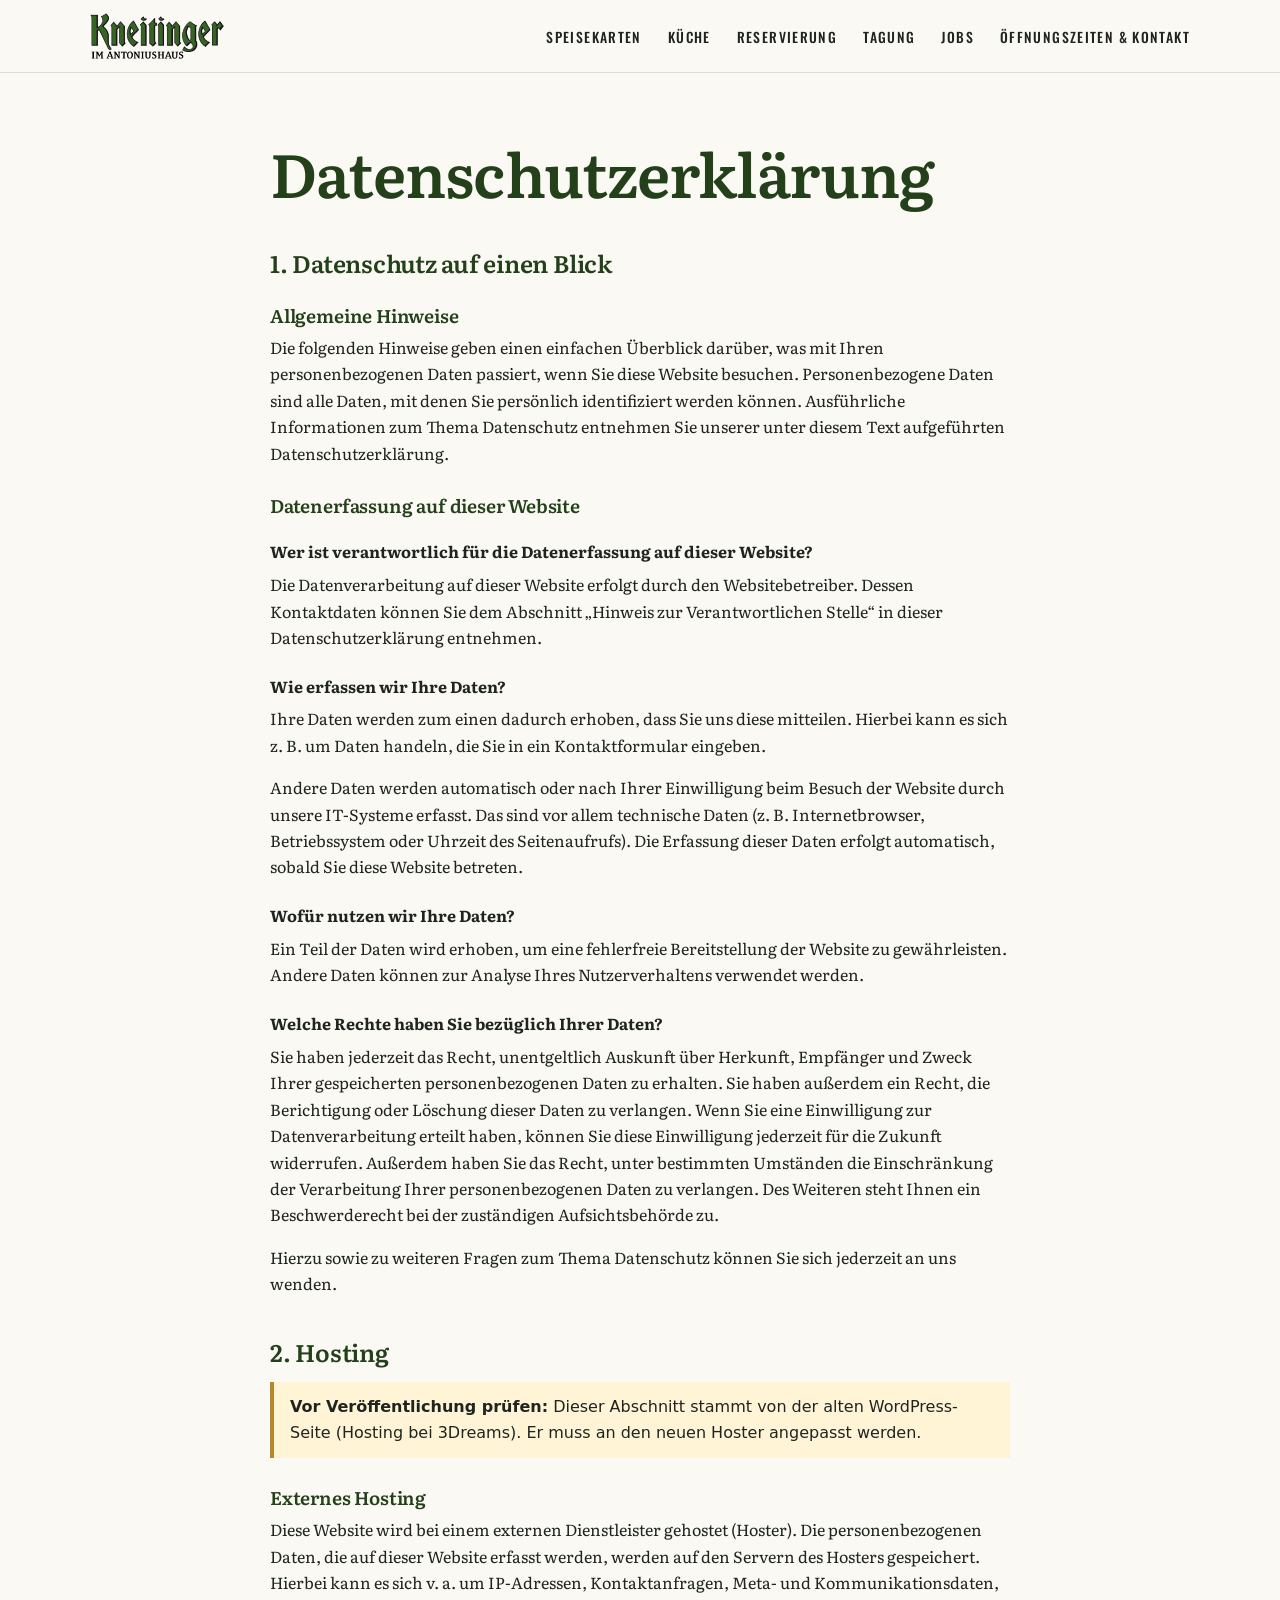
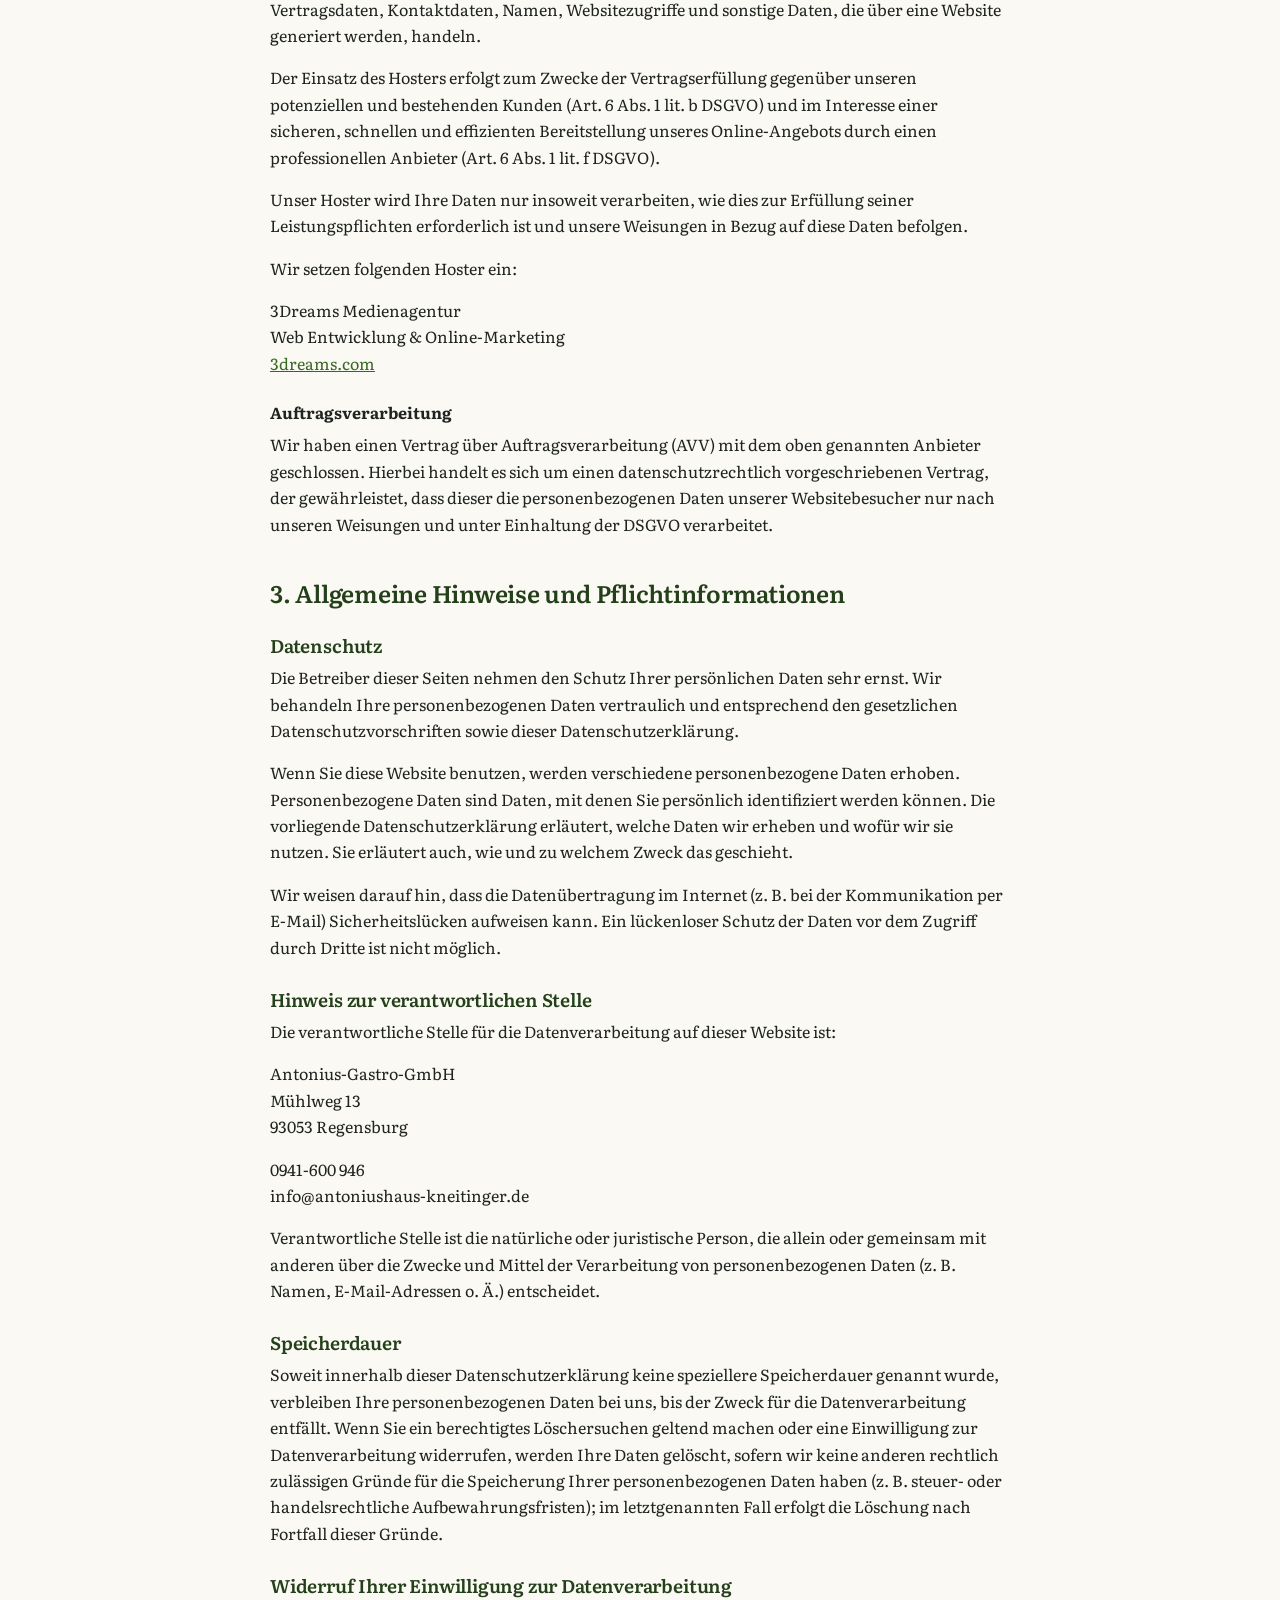
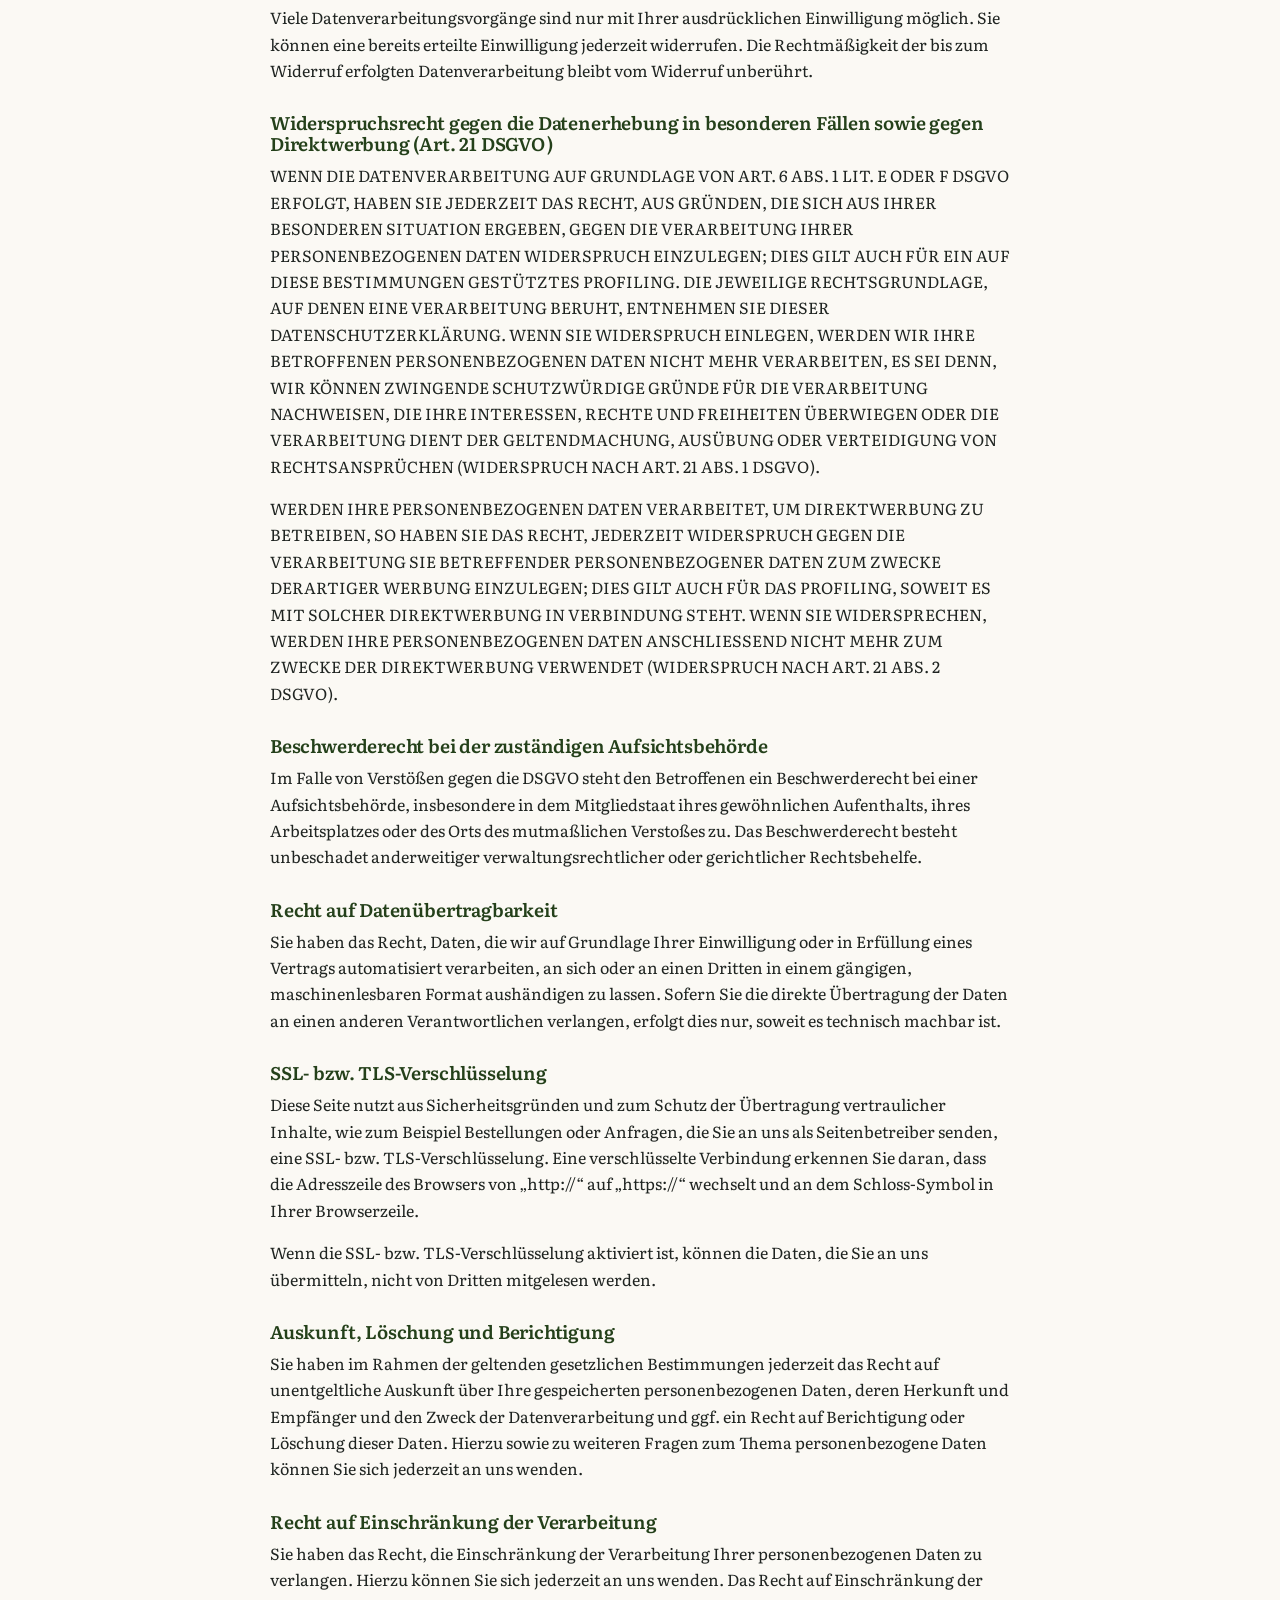
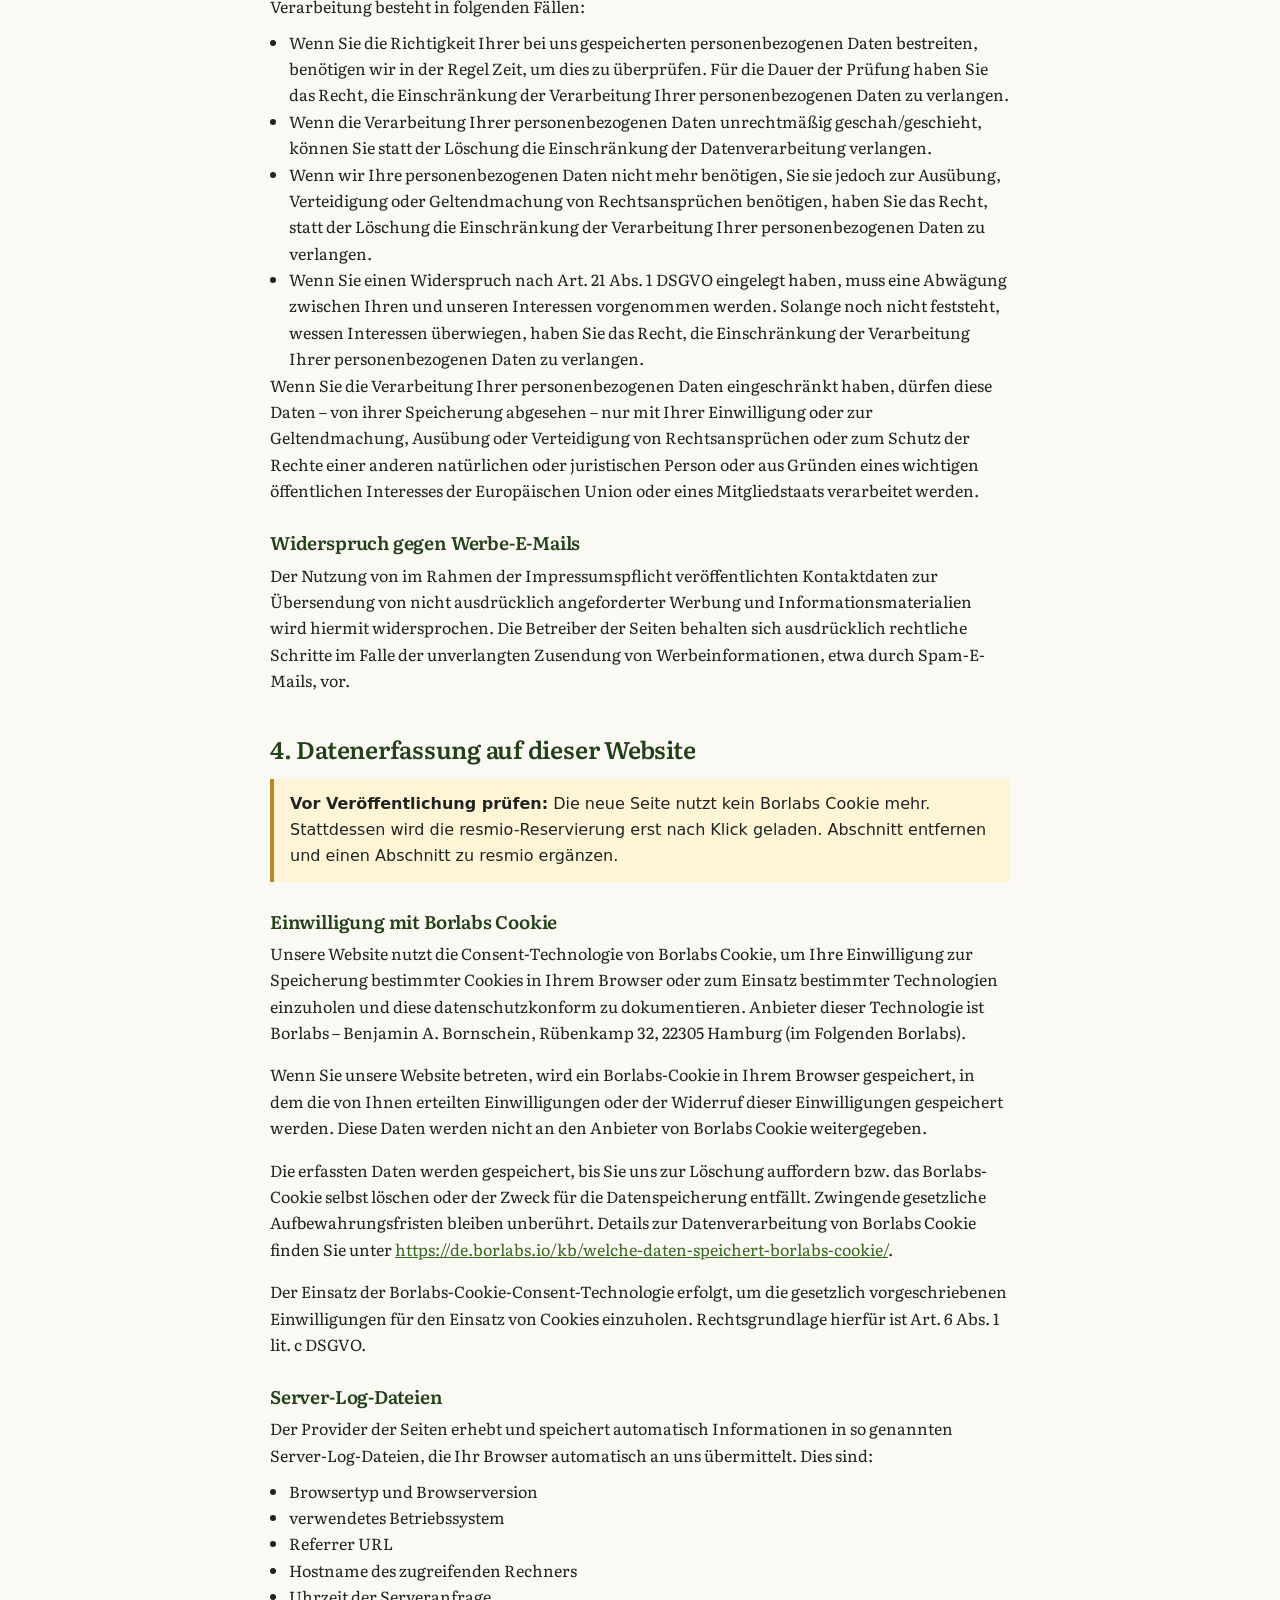
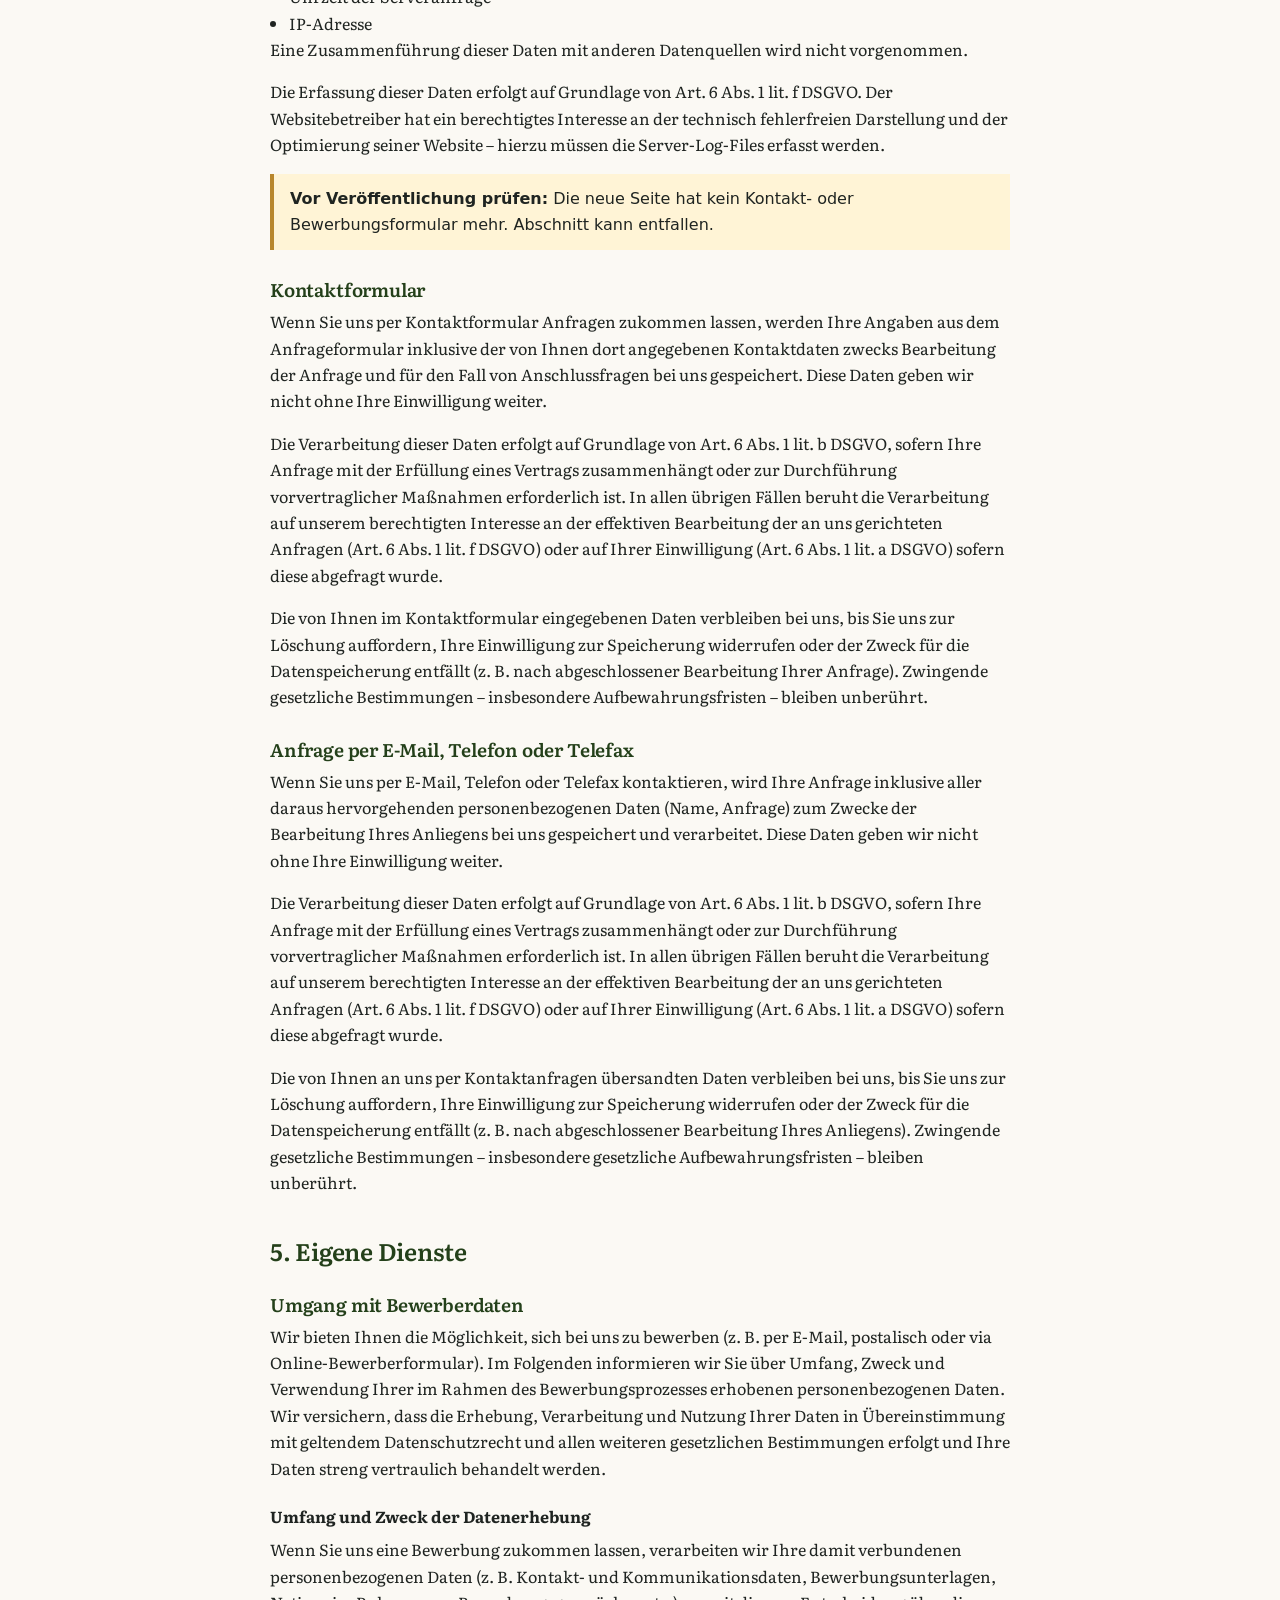
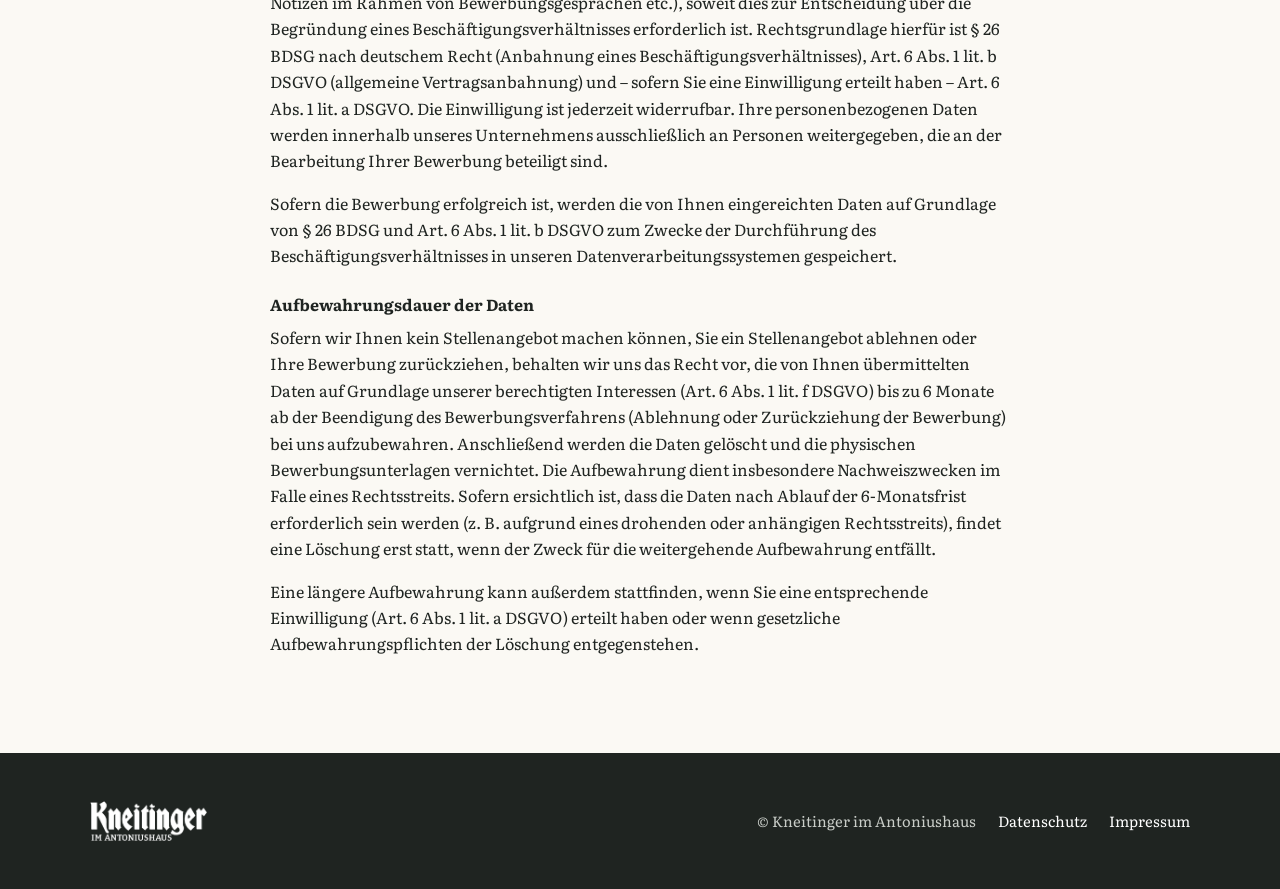
<file: _website-neu/datenschutz.html>
<!doctype html>
<html lang="de">
<head>
<meta charset="utf-8">
<meta name="viewport" content="width=device-width, initial-scale=1">
<title>Datenschutz · Kneitinger im Antoniushaus</title>
<meta name="description" content="Datenschutzerklärung des Kneitinger im Antoniushaus in Regensburg.">
<meta name="robots" content="noindex, follow">
<meta name="theme-color" content="#24401a">
<link rel="icon" href="img/favicon.png" type="image/png">
<link rel="apple-touch-icon" href="img/apple-touch-icon.png">
<link rel="stylesheet" href="style.css">
</head>
<body>
<a class="skip" href="#inhalt">Zum Inhalt springen</a>

<header class="kopf">
  <div class="wrap">
    <a class="logo" href="index.html" aria-label="Kneitinger im Antoniushaus, zur Startseite"><img src="img/logo.png" alt="Kneitinger im Antoniushaus" width="502" height="172"></a>
    <button class="menue-btn" aria-expanded="false" aria-controls="nav"><span class="striche" aria-hidden="true"></span>Menü</button>
    <ul class="nav" id="nav">
      <li><a href="index.html#karten">Speisekarten</a></li>
      <li><a href="index.html#kueche">Küche</a></li>
      <li><a href="index.html#reservierung">Reservierung</a></li>
      <li><a href="https://pranii.github.io/AnotoniushausRaum/">Tagung</a></li>
      <li><a href="index.html#jobs">Jobs</a></li>
      <li><a href="index.html#kontakt">Öffnungszeiten &amp; Kontakt</a></li>
    </ul>
  </div>
</header>

<main id="inhalt" class="recht">
  <div class="wrap">
    <h1>Datenschutzerklärung</h1>
    <h2>1. Datenschutz auf einen Blick</h2>
    <h3>Allgemeine Hinweise</h3>
    <p>Die folgenden Hinweise geben einen einfachen Überblick darüber, was mit Ihren personenbezogenen Daten passiert, wenn Sie diese Website besuchen. Personenbezogene Daten sind alle Daten, mit denen Sie persönlich identifiziert werden können. Ausführliche Informationen zum Thema Datenschutz entnehmen Sie unserer unter diesem Text aufgeführten Datenschutzerklärung.</p>
    <h3>Datenerfassung auf dieser Website</h3>
    <h4>Wer ist verantwortlich für die Datenerfassung auf dieser Website?</h4>
    <p>Die Datenverarbeitung auf dieser Website erfolgt durch den Websitebetreiber. Dessen Kontaktdaten können Sie dem Abschnitt „Hinweis zur Verantwortlichen Stelle“ in dieser Datenschutzerklärung entnehmen.</p>
    <h4>Wie erfassen wir Ihre Daten?</h4>
    <p>Ihre Daten werden zum einen dadurch erhoben, dass Sie uns diese mitteilen. Hierbei kann es sich z. B. um Daten handeln, die Sie in ein Kontaktformular eingeben.</p>
    <p>Andere Daten werden automatisch oder nach Ihrer Einwilligung beim Besuch der Website durch unsere IT-Systeme erfasst. Das sind vor allem technische Daten (z. B. Internetbrowser, Betriebssystem oder Uhrzeit des Seitenaufrufs). Die Erfassung dieser Daten erfolgt automatisch, sobald Sie diese Website betreten.</p>
    <h4>Wofür nutzen wir Ihre Daten?</h4>
    <p>Ein Teil der Daten wird erhoben, um eine fehlerfreie Bereitstellung der Website zu gewährleisten. Andere Daten können zur Analyse Ihres Nutzerverhaltens verwendet werden.</p>
    <h4>Welche Rechte haben Sie bezüglich Ihrer Daten?</h4>
    <p>Sie haben jederzeit das Recht, unentgeltlich Auskunft über Herkunft, Empfänger und Zweck Ihrer gespeicherten personenbezogenen Daten zu erhalten. Sie haben außerdem ein Recht, die Berichtigung oder Löschung dieser Daten zu verlangen. Wenn Sie eine Einwilligung zur Datenverarbeitung erteilt haben, können Sie diese Einwilligung jederzeit für die Zukunft widerrufen. Außerdem haben Sie das Recht, unter bestimmten Umständen die Einschränkung der Verarbeitung Ihrer personenbezogenen Daten zu verlangen. Des Weiteren steht Ihnen ein Beschwerderecht bei der zuständigen Aufsichtsbehörde zu.</p>
    <p>Hierzu sowie zu weiteren Fragen zum Thema Datenschutz können Sie sich jederzeit an uns wenden.</p>
    <h2>2. Hosting</h2>
    <p class="pruefen"><strong>Vor Veröffentlichung prüfen:</strong> Dieser Abschnitt stammt von der alten WordPress-Seite (Hosting bei 3Dreams). Er muss an den neuen Hoster angepasst werden.</p>
    
    <h3>Externes Hosting</h3>
    <p>Diese Website wird bei einem externen Dienstleister gehostet (Hoster). Die personenbezogenen Daten, die auf dieser Website erfasst werden, werden auf den Servern des Hosters gespeichert. Hierbei kann es sich v. a. um IP-Adressen, Kontaktanfragen, Meta- und Kommunikationsdaten, Vertragsdaten, Kontaktdaten, Namen, Websitezugriffe und sonstige Daten, die über eine Website generiert werden, handeln.</p>
    <p>Der Einsatz des Hosters erfolgt zum Zwecke der Vertragserfüllung gegenüber unseren potenziellen und bestehenden Kunden (Art. 6 Abs. 1 lit. b DSGVO) und im Interesse einer sicheren, schnellen und effizienten Bereitstellung unseres Online-Angebots durch einen professionellen Anbieter (Art. 6 Abs. 1 lit. f DSGVO).</p>
    <p>Unser Hoster wird Ihre Daten nur insoweit verarbeiten, wie dies zur Erfüllung seiner Leistungspflichten erforderlich ist und unsere Weisungen in Bezug auf diese Daten befolgen.</p>
    <p>Wir setzen folgenden Hoster ein:</p>
    <p>3Dreams Medienagentur<br/>
    Web Entwicklung &amp; Online-Marketing<br/>
    <a href="https://3dreams.com">3dreams.com</a></p>
    <h4>Auftragsverarbeitung</h4>
    <p>Wir haben einen Vertrag über Auftragsverarbeitung (AVV) mit dem oben genannten Anbieter geschlossen. Hierbei handelt es sich um einen datenschutzrechtlich vorgeschriebenen Vertrag, der gewährleistet, dass dieser die personenbezogenen Daten unserer Websitebesucher nur nach unseren Weisungen und unter Einhaltung der DSGVO verarbeitet.</p>
    <h2>3. Allgemeine Hinweise und Pflicht­informationen</h2>
    <h3>Datenschutz</h3>
    <p>Die Betreiber dieser Seiten nehmen den Schutz Ihrer persönlichen Daten sehr ernst. Wir behandeln Ihre personenbezogenen Daten vertraulich und entsprechend den gesetzlichen Datenschutzvorschriften sowie dieser Datenschutzerklärung.</p>
    <p>Wenn Sie diese Website benutzen, werden verschiedene personenbezogene Daten erhoben. Personenbezogene Daten sind Daten, mit denen Sie persönlich identifiziert werden können. Die vorliegende Datenschutzerklärung erläutert, welche Daten wir erheben und wofür wir sie nutzen. Sie erläutert auch, wie und zu welchem Zweck das geschieht.</p>
    <p>Wir weisen darauf hin, dass die Datenübertragung im Internet (z. B. bei der Kommunikation per E-Mail) Sicherheitslücken aufweisen kann. Ein lückenloser Schutz der Daten vor dem Zugriff durch Dritte ist nicht möglich.</p>
    <h3>Hinweis zur verantwortlichen Stelle</h3>
    <p>Die verantwortliche Stelle für die Datenverarbeitung auf dieser Website ist:</p>
    <p>Antonius-Gastro-GmbH<br/>
    Mühlweg 13<br/>
    93053 Regensburg</p>
    <p>0941-600 946<br/>
    info@antoniushaus-kneitinger.de</p>
    <p>Verantwortliche Stelle ist die natürliche oder juristische Person, die allein oder gemeinsam mit anderen über die Zwecke und Mittel der Verarbeitung von personenbezogenen Daten (z. B. Namen, E-Mail-Adressen o. Ä.) entscheidet.</p>
    <h3>Speicherdauer</h3>
    <p>Soweit innerhalb dieser Datenschutzerklärung keine speziellere Speicherdauer genannt wurde, verbleiben Ihre personenbezogenen Daten bei uns, bis der Zweck für die Datenverarbeitung entfällt. Wenn Sie ein berechtigtes Löschersuchen geltend machen oder eine Einwilligung zur Datenverarbeitung widerrufen, werden Ihre Daten gelöscht, sofern wir keine anderen rechtlich zulässigen Gründe für die Speicherung Ihrer personenbezogenen Daten haben (z. B. steuer- oder handelsrechtliche Aufbewahrungsfristen); im letztgenannten Fall erfolgt die Löschung nach Fortfall dieser Gründe.</p>
    <h3>Widerruf Ihrer Einwilligung zur Datenverarbeitung</h3>
    <p>Viele Datenverarbeitungsvorgänge sind nur mit Ihrer ausdrücklichen Einwilligung möglich. Sie können eine bereits erteilte Einwilligung jederzeit widerrufen. Die Rechtmäßigkeit der bis zum Widerruf erfolgten Datenverarbeitung bleibt vom Widerruf unberührt.</p>
    <h3>Widerspruchsrecht gegen die Datenerhebung in besonderen Fällen sowie gegen Direktwerbung (Art. 21 DSGVO)</h3>
    <p>WENN DIE DATENVERARBEITUNG AUF GRUNDLAGE VON ART. 6 ABS. 1 LIT. E ODER F DSGVO ERFOLGT, HABEN SIE JEDERZEIT DAS RECHT, AUS GRÜNDEN, DIE SICH AUS IHRER BESONDEREN SITUATION ERGEBEN, GEGEN DIE VERARBEITUNG IHRER PERSONENBEZOGENEN DATEN WIDERSPRUCH EINZULEGEN; DIES GILT AUCH FÜR EIN AUF DIESE BESTIMMUNGEN GESTÜTZTES PROFILING. DIE JEWEILIGE RECHTSGRUNDLAGE, AUF DENEN EINE VERARBEITUNG BERUHT, ENTNEHMEN SIE DIESER DATENSCHUTZERKLÄRUNG. WENN SIE WIDERSPRUCH EINLEGEN, WERDEN WIR IHRE BETROFFENEN PERSONENBEZOGENEN DATEN NICHT MEHR VERARBEITEN, ES SEI DENN, WIR KÖNNEN ZWINGENDE SCHUTZWÜRDIGE GRÜNDE FÜR DIE VERARBEITUNG NACHWEISEN, DIE IHRE INTERESSEN, RECHTE UND FREIHEITEN ÜBERWIEGEN ODER DIE VERARBEITUNG DIENT DER GELTENDMACHUNG, AUSÜBUNG ODER VERTEIDIGUNG VON RECHTSANSPRÜCHEN (WIDERSPRUCH NACH ART. 21 ABS. 1 DSGVO).</p>
    <p>WERDEN IHRE PERSONENBEZOGENEN DATEN VERARBEITET, UM DIREKTWERBUNG ZU BETREIBEN, SO HABEN SIE DAS RECHT, JEDERZEIT WIDERSPRUCH GEGEN DIE VERARBEITUNG SIE BETREFFENDER PERSONENBEZOGENER DATEN ZUM ZWECKE DERARTIGER WERBUNG EINZULEGEN; DIES GILT AUCH FÜR DAS PROFILING, SOWEIT ES MIT SOLCHER DIREKTWERBUNG IN VERBINDUNG STEHT. WENN SIE WIDERSPRECHEN, WERDEN IHRE PERSONENBEZOGENEN DATEN ANSCHLIESSEND NICHT MEHR ZUM ZWECKE DER DIREKTWERBUNG VERWENDET (WIDERSPRUCH NACH ART. 21 ABS. 2 DSGVO).</p>
    <h3>Beschwerde­recht bei der zuständigen Aufsichts­behörde</h3>
    <p>Im Falle von Verstößen gegen die DSGVO steht den Betroffenen ein Beschwerderecht bei einer Aufsichtsbehörde, insbesondere in dem Mitgliedstaat ihres gewöhnlichen Aufenthalts, ihres Arbeitsplatzes oder des Orts des mutmaßlichen Verstoßes zu. Das Beschwerderecht besteht unbeschadet anderweitiger verwaltungsrechtlicher oder gerichtlicher Rechtsbehelfe.</p>
    <h3>Recht auf Daten­übertrag­barkeit</h3>
    <p>Sie haben das Recht, Daten, die wir auf Grundlage Ihrer Einwilligung oder in Erfüllung eines Vertrags automatisiert verarbeiten, an sich oder an einen Dritten in einem gängigen, maschinenlesbaren Format aushändigen zu lassen. Sofern Sie die direkte Übertragung der Daten an einen anderen Verantwortlichen verlangen, erfolgt dies nur, soweit es technisch machbar ist.</p>
    <h3>SSL- bzw. TLS-Verschlüsselung</h3>
    <p>Diese Seite nutzt aus Sicherheitsgründen und zum Schutz der Übertragung vertraulicher Inhalte, wie zum Beispiel Bestellungen oder Anfragen, die Sie an uns als Seitenbetreiber senden, eine SSL- bzw. TLS-Verschlüsselung. Eine verschlüsselte Verbindung erkennen Sie daran, dass die Adresszeile des Browsers von „http://“ auf „https://“ wechselt und an dem Schloss-Symbol in Ihrer Browserzeile.</p>
    <p>Wenn die SSL- bzw. TLS-Verschlüsselung aktiviert ist, können die Daten, die Sie an uns übermitteln, nicht von Dritten mitgelesen werden.</p>
    <h3>Auskunft, Löschung und Berichtigung</h3>
    <p>Sie haben im Rahmen der geltenden gesetzlichen Bestimmungen jederzeit das Recht auf unentgeltliche Auskunft über Ihre gespeicherten personenbezogenen Daten, deren Herkunft und Empfänger und den Zweck der Datenverarbeitung und ggf. ein Recht auf Berichtigung oder Löschung dieser Daten. Hierzu sowie zu weiteren Fragen zum Thema personenbezogene Daten können Sie sich jederzeit an uns wenden.</p>
    <h3>Recht auf Einschränkung der Verarbeitung</h3>
    <p>Sie haben das Recht, die Einschränkung der Verarbeitung Ihrer personenbezogenen Daten zu verlangen. Hierzu können Sie sich jederzeit an uns wenden. Das Recht auf Einschränkung der Verarbeitung besteht in folgenden Fällen:</p>
    <ul>
    <li>Wenn Sie die Richtigkeit Ihrer bei uns gespeicherten personenbezogenen Daten bestreiten, benötigen wir in der Regel Zeit, um dies zu überprüfen. Für die Dauer der Prüfung haben Sie das Recht, die Einschränkung der Verarbeitung Ihrer personenbezogenen Daten zu verlangen.</li>
    <li>Wenn die Verarbeitung Ihrer personenbezogenen Daten unrechtmäßig geschah/geschieht, können Sie statt der Löschung die Einschränkung der Datenverarbeitung verlangen.</li>
    <li>Wenn wir Ihre personenbezogenen Daten nicht mehr benötigen, Sie sie jedoch zur Ausübung, Verteidigung oder Geltendmachung von Rechtsansprüchen benötigen, haben Sie das Recht, statt der Löschung die Einschränkung der Verarbeitung Ihrer personenbezogenen Daten zu verlangen.</li>
    <li>Wenn Sie einen Widerspruch nach Art. 21 Abs. 1 DSGVO eingelegt haben, muss eine Abwägung zwischen Ihren und unseren Interessen vorgenommen werden. Solange noch nicht feststeht, wessen Interessen überwiegen, haben Sie das Recht, die Einschränkung der Verarbeitung Ihrer personenbezogenen Daten zu verlangen.</li>
    </ul>
    <p>Wenn Sie die Verarbeitung Ihrer personenbezogenen Daten eingeschränkt haben, dürfen diese Daten – von ihrer Speicherung abgesehen – nur mit Ihrer Einwilligung oder zur Geltendmachung, Ausübung oder Verteidigung von Rechtsansprüchen oder zum Schutz der Rechte einer anderen natürlichen oder juristischen Person oder aus Gründen eines wichtigen öffentlichen Interesses der Europäischen Union oder eines Mitgliedstaats verarbeitet werden.</p>
    <h3>Widerspruch gegen Werbe-E-Mails</h3>
    <p>Der Nutzung von im Rahmen der Impressumspflicht veröffentlichten Kontaktdaten zur Übersendung von nicht ausdrücklich angeforderter Werbung und Informationsmaterialien wird hiermit widersprochen. Die Betreiber der Seiten behalten sich ausdrücklich rechtliche Schritte im Falle der unverlangten Zusendung von Werbeinformationen, etwa durch Spam-E-Mails, vor.</p>
    <h2>4. Datenerfassung auf dieser Website</h2>
    <p class="pruefen"><strong>Vor Veröffentlichung prüfen:</strong> Die neue Seite nutzt kein Borlabs Cookie mehr. Stattdessen wird die resmio-Reservierung erst nach Klick geladen. Abschnitt entfernen und einen Abschnitt zu resmio ergänzen.</p>
    <h3>Einwilligung mit Borlabs Cookie</h3>
    <p>Unsere Website nutzt die Consent-Technologie von Borlabs Cookie, um Ihre Einwilligung zur Speicherung bestimmter Cookies in Ihrem Browser oder zum Einsatz bestimmter Technologien einzuholen und diese datenschutzkonform zu dokumentieren. Anbieter dieser Technologie ist Borlabs – Benjamin A. Bornschein, Rübenkamp 32, 22305 Hamburg (im Folgenden Borlabs).</p>
    <p>Wenn Sie unsere Website betreten, wird ein Borlabs-Cookie in Ihrem Browser gespeichert, in dem die von Ihnen erteilten Einwilligungen oder der Widerruf dieser Einwilligungen gespeichert werden. Diese Daten werden nicht an den Anbieter von Borlabs Cookie weitergegeben.</p>
    <p>Die erfassten Daten werden gespeichert, bis Sie uns zur Löschung auffordern bzw. das Borlabs-Cookie selbst löschen oder der Zweck für die Datenspeicherung entfällt. Zwingende gesetzliche Aufbewahrungsfristen bleiben unberührt. Details zur Datenverarbeitung von Borlabs Cookie finden Sie unter <a href="https://de.borlabs.io/kb/welche-daten-speichert-borlabs-cookie/">https://de.borlabs.io/kb/welche-daten-speichert-borlabs-cookie/</a>.</p>
    <p>Der Einsatz der Borlabs-Cookie-Consent-Technologie erfolgt, um die gesetzlich vorgeschriebenen Einwilligungen für den Einsatz von Cookies einzuholen. Rechtsgrundlage hierfür ist Art. 6 Abs. 1 lit. c DSGVO.</p>
    <h3>Server-Log-Dateien</h3>
    <p>Der Provider der Seiten erhebt und speichert automatisch Informationen in so genannten Server-Log-Dateien, die Ihr Browser automatisch an uns übermittelt. Dies sind:</p>
    <ul>
    <li>Browsertyp und Browserversion</li>
    <li>verwendetes Betriebssystem</li>
    <li>Referrer URL</li>
    <li>Hostname des zugreifenden Rechners</li>
    <li>Uhrzeit der Serveranfrage</li>
    <li>IP-Adresse</li>
    </ul>
    <p>Eine Zusammenführung dieser Daten mit anderen Datenquellen wird nicht vorgenommen.</p>
    <p>Die Erfassung dieser Daten erfolgt auf Grundlage von Art. 6 Abs. 1 lit. f DSGVO. Der Websitebetreiber hat ein berechtigtes Interesse an der technisch fehlerfreien Darstellung und der Optimierung seiner Website – hierzu müssen die Server-Log-Files erfasst werden.</p>
    <p class="pruefen"><strong>Vor Veröffentlichung prüfen:</strong> Die neue Seite hat kein Kontakt- oder Bewerbungsformular mehr. Abschnitt kann entfallen.</p>
    <h3>Kontaktformular</h3>
    <p>Wenn Sie uns per Kontaktformular Anfragen zukommen lassen, werden Ihre Angaben aus dem Anfrageformular inklusive der von Ihnen dort angegebenen Kontaktdaten zwecks Bearbeitung der Anfrage und für den Fall von Anschlussfragen bei uns gespeichert. Diese Daten geben wir nicht ohne Ihre Einwilligung weiter.</p>
    <p>Die Verarbeitung dieser Daten erfolgt auf Grundlage von Art. 6 Abs. 1 lit. b DSGVO, sofern Ihre Anfrage mit der Erfüllung eines Vertrags zusammenhängt oder zur Durchführung vorvertraglicher Maßnahmen erforderlich ist. In allen übrigen Fällen beruht die Verarbeitung auf unserem berechtigten Interesse an der effektiven Bearbeitung der an uns gerichteten Anfragen (Art. 6 Abs. 1 lit. f DSGVO) oder auf Ihrer Einwilligung (Art. 6 Abs. 1 lit. a DSGVO) sofern diese abgefragt wurde.</p>
    <p>Die von Ihnen im Kontaktformular eingegebenen Daten verbleiben bei uns, bis Sie uns zur Löschung auffordern, Ihre Einwilligung zur Speicherung widerrufen oder der Zweck für die Datenspeicherung entfällt (z. B. nach abgeschlossener Bearbeitung Ihrer Anfrage). Zwingende gesetzliche Bestimmungen – insbesondere Aufbewahrungsfristen – bleiben unberührt.</p>
    <h3>Anfrage per E-Mail, Telefon oder Telefax</h3>
    <p>Wenn Sie uns per E-Mail, Telefon oder Telefax kontaktieren, wird Ihre Anfrage inklusive aller daraus hervorgehenden personenbezogenen Daten (Name, Anfrage) zum Zwecke der Bearbeitung Ihres Anliegens bei uns gespeichert und verarbeitet. Diese Daten geben wir nicht ohne Ihre Einwilligung weiter.</p>
    <p>Die Verarbeitung dieser Daten erfolgt auf Grundlage von Art. 6 Abs. 1 lit. b DSGVO, sofern Ihre Anfrage mit der Erfüllung eines Vertrags zusammenhängt oder zur Durchführung vorvertraglicher Maßnahmen erforderlich ist. In allen übrigen Fällen beruht die Verarbeitung auf unserem berechtigten Interesse an der effektiven Bearbeitung der an uns gerichteten Anfragen (Art. 6 Abs. 1 lit. f DSGVO) oder auf Ihrer Einwilligung (Art. 6 Abs. 1 lit. a DSGVO) sofern diese abgefragt wurde.</p>
    <p>Die von Ihnen an uns per Kontaktanfragen übersandten Daten verbleiben bei uns, bis Sie uns zur Löschung auffordern, Ihre Einwilligung zur Speicherung widerrufen oder der Zweck für die Datenspeicherung entfällt (z. B. nach abgeschlossener Bearbeitung Ihres Anliegens). Zwingende gesetzliche Bestimmungen – insbesondere gesetzliche Aufbewahrungsfristen – bleiben unberührt.</p>
    <h2>5. Eigene Dienste</h2>
    <h3>Umgang mit Bewerberdaten</h3>
    <p>Wir bieten Ihnen die Möglichkeit, sich bei uns zu bewerben (z. B. per E-Mail, postalisch oder via Online-Bewerberformular). Im Folgenden informieren wir Sie über Umfang, Zweck und Verwendung Ihrer im Rahmen des Bewerbungsprozesses erhobenen personenbezogenen Daten. Wir versichern, dass die Erhebung, Verarbeitung und Nutzung Ihrer Daten in Übereinstimmung mit geltendem Datenschutzrecht und allen weiteren gesetzlichen Bestimmungen erfolgt und Ihre Daten streng vertraulich behandelt werden.</p>
    <h4>Umfang und Zweck der Datenerhebung</h4>
    <p>Wenn Sie uns eine Bewerbung zukommen lassen, verarbeiten wir Ihre damit verbundenen personenbezogenen Daten (z. B. Kontakt- und Kommunikationsdaten, Bewerbungsunterlagen, Notizen im Rahmen von Bewerbungsgesprächen etc.), soweit dies zur Entscheidung über die Begründung eines Beschäftigungsverhältnisses erforderlich ist. Rechtsgrundlage hierfür ist § 26 BDSG nach deutschem Recht (Anbahnung eines Beschäftigungsverhältnisses), Art. 6 Abs. 1 lit. b DSGVO (allgemeine Vertragsanbahnung) und – sofern Sie eine Einwilligung erteilt haben – Art. 6 Abs. 1 lit. a DSGVO. Die Einwilligung ist jederzeit widerrufbar. Ihre personenbezogenen Daten werden innerhalb unseres Unternehmens ausschließlich an Personen weitergegeben, die an der Bearbeitung Ihrer Bewerbung beteiligt sind.</p>
    <p>Sofern die Bewerbung erfolgreich ist, werden die von Ihnen eingereichten Daten auf Grundlage von § 26 BDSG und Art. 6 Abs. 1 lit. b DSGVO zum Zwecke der Durchführung des Beschäftigungsverhältnisses in unseren Datenverarbeitungssystemen gespeichert.</p>
    <h4>Aufbewahrungsdauer der Daten</h4>
    <p>Sofern wir Ihnen kein Stellenangebot machen können, Sie ein Stellenangebot ablehnen oder Ihre Bewerbung zurückziehen, behalten wir uns das Recht vor, die von Ihnen übermittelten Daten auf Grundlage unserer berechtigten Interessen (Art. 6 Abs. 1 lit. f DSGVO) bis zu 6 Monate ab der Beendigung des Bewerbungsverfahrens (Ablehnung oder Zurückziehung der Bewerbung) bei uns aufzubewahren. Anschließend werden die Daten gelöscht und die physischen Bewerbungsunterlagen vernichtet. Die Aufbewahrung dient insbesondere Nachweiszwecken im Falle eines Rechtsstreits. Sofern ersichtlich ist, dass die Daten nach Ablauf der 6-Monatsfrist erforderlich sein werden (z. B. aufgrund eines drohenden oder anhängigen Rechtsstreits), findet eine Löschung erst statt, wenn der Zweck für die weitergehende Aufbewahrung entfällt.</p>
    <p>Eine längere Aufbewahrung kann außerdem stattfinden, wenn Sie eine entsprechende Einwilligung (Art. 6 Abs. 1 lit. a DSGVO) erteilt haben oder wenn gesetzliche Aufbewahrungspflichten der Löschung entgegenstehen.</p>
  </div>
</main>

<footer class="fuss">
  <div class="wrap">
    <img src="img/logo-hell.png" alt="Kneitinger im Antoniushaus" width="502" height="172">
    <nav aria-label="Rechtliches">
      <span>© Kneitinger im Antoniushaus</span>
      <a href="datenschutz.html" aria-current="page">Datenschutz</a>
      <a href="impressum.html">Impressum</a>
    </nav>
  </div>
</footer>

<script src="main.js"></script>
</body>
</html>
</file>
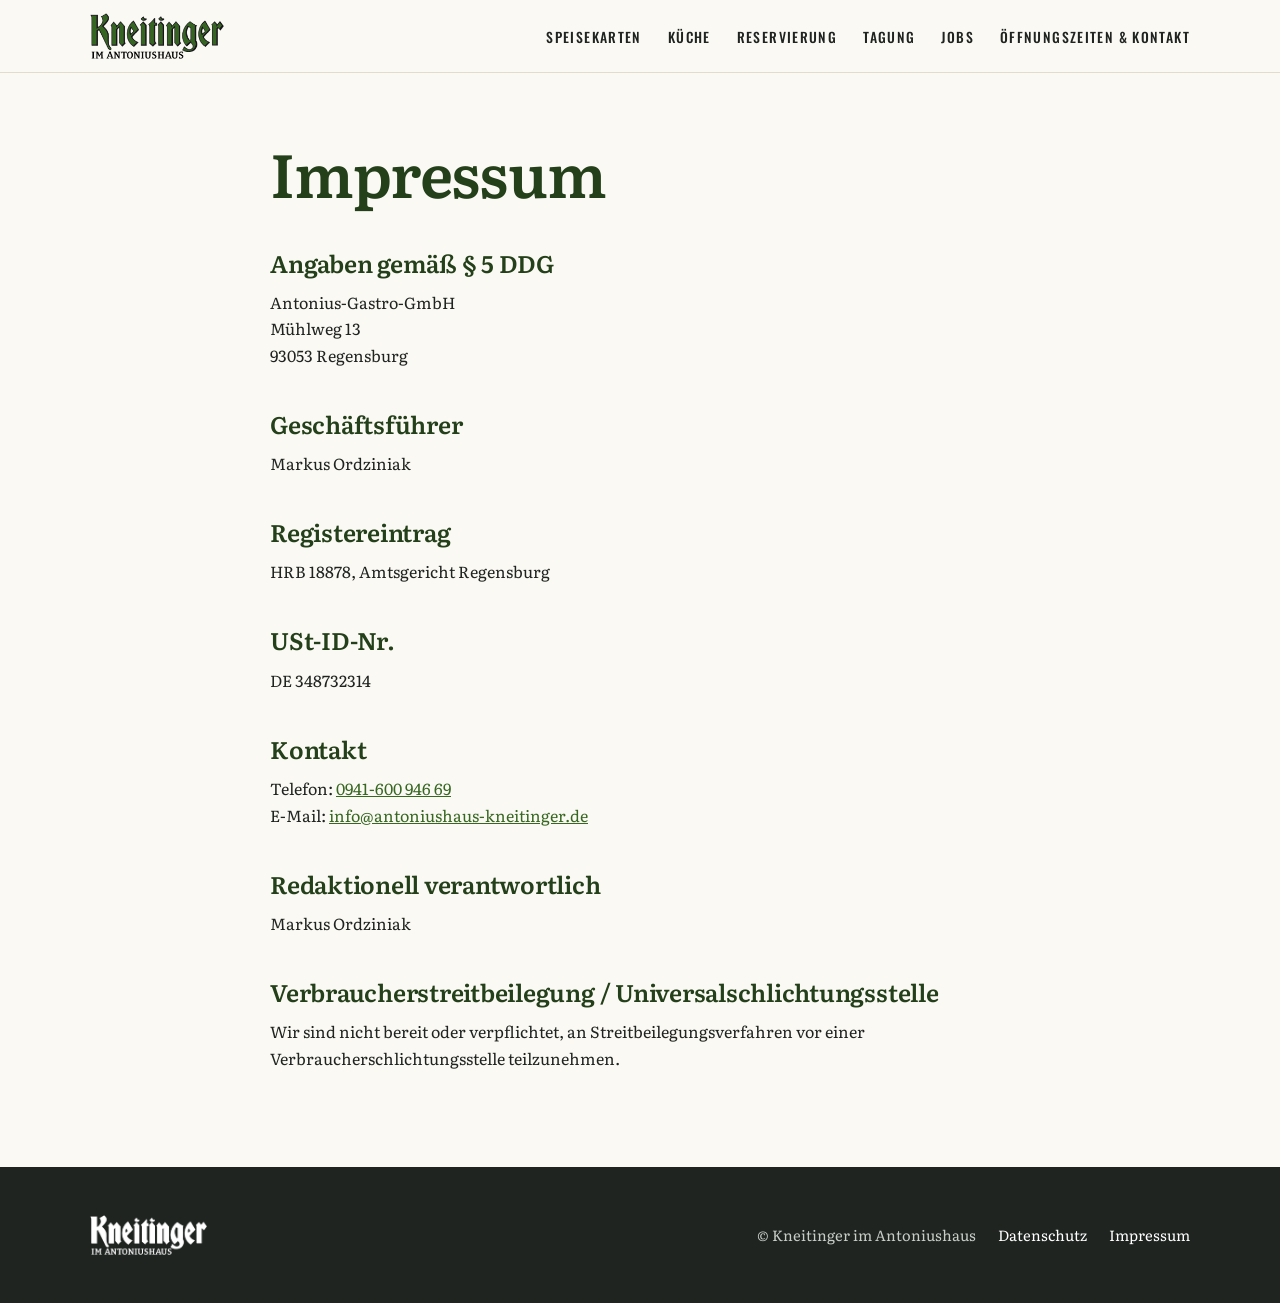
<file: _website-neu/impressum.html>
<!doctype html>
<html lang="de">
<head>
<meta charset="utf-8">
<meta name="viewport" content="width=device-width, initial-scale=1">
<title>Impressum · Kneitinger im Antoniushaus</title>
<meta name="description" content="Impressum der Antonius-Gastro-GmbH, Kneitinger im Antoniushaus, Mühlweg 13, 93053 Regensburg.">
<meta name="robots" content="noindex, follow">
<meta name="theme-color" content="#24401a">
<link rel="icon" href="img/favicon.png" type="image/png">
<link rel="apple-touch-icon" href="img/apple-touch-icon.png">
<link rel="stylesheet" href="style.css">
</head>
<body>
<a class="skip" href="#inhalt">Zum Inhalt springen</a>

<header class="kopf">
  <div class="wrap">
    <a class="logo" href="index.html" aria-label="Kneitinger im Antoniushaus, zur Startseite"><img src="img/logo.png" alt="Kneitinger im Antoniushaus" width="502" height="172"></a>
    <button class="menue-btn" aria-expanded="false" aria-controls="nav"><span class="striche" aria-hidden="true"></span>Menü</button>
    <ul class="nav" id="nav">
      <li><a href="index.html#karten">Speisekarten</a></li>
      <li><a href="index.html#kueche">Küche</a></li>
      <li><a href="index.html#reservierung">Reservierung</a></li>
      <li><a href="https://pranii.github.io/AnotoniushausRaum/">Tagung</a></li>
      <li><a href="index.html#jobs">Jobs</a></li>
      <li><a href="index.html#kontakt">Öffnungszeiten &amp; Kontakt</a></li>
    </ul>
  </div>
</header>

<main id="inhalt" class="recht">
  <div class="wrap">
    <h1>Impressum</h1>
    <h2>Angaben gemäß § 5 DDG</h2>
    <p>Antonius-Gastro-GmbH<br>Mühlweg 13<br>93053 Regensburg</p>
    <h2>Geschäftsführer</h2>
    <p>Markus Ordziniak</p>
    <h2>Registereintrag</h2>
    <p>HRB 18878, Amtsgericht Regensburg</p>
    <h2>USt-ID-Nr.</h2>
    <p>DE 348732314</p>
    <h2>Kontakt</h2>
    <p>Telefon: <a href="tel:004994160094669">0941-600 946 69</a><br>E-Mail: <a href="mailto:info@antoniushaus-kneitinger.de">info@antoniushaus-kneitinger.de</a></p>
    <h2>Redaktionell verantwortlich</h2>
    <p>Markus Ordziniak</p>
    <h2>Verbraucherstreitbeilegung / Universalschlichtungsstelle</h2>
    <p>Wir sind nicht bereit oder verpflichtet, an Streitbeilegungsverfahren vor einer Verbraucherschlichtungsstelle teilzunehmen.</p>
  </div>
</main>

<footer class="fuss">
  <div class="wrap">
    <img src="img/logo-hell.png" alt="Kneitinger im Antoniushaus" width="502" height="172">
    <nav aria-label="Rechtliches">
      <span>© Kneitinger im Antoniushaus</span>
      <a href="datenschutz.html">Datenschutz</a>
      <a href="impressum.html" aria-current="page">Impressum</a>
    </nav>
  </div>
</footer>

<script src="main.js"></script>
</body>
</html>
</file>
<file: _website-neu/style.css>
/* Kneitinger im Antoniushaus – Stylesheet */

@font-face{font-family:"Literata";src:url("fonts/literata-latin-wght-normal.woff2") format("woff2");font-weight:200 900;font-style:normal;font-display:swap}
@font-face{font-family:"Literata";src:url("fonts/literata-latin-wght-italic.woff2") format("woff2");font-weight:200 900;font-style:italic;font-display:swap}
@font-face{font-family:"Oswald";src:url("fonts/oswald-latin-500-normal.woff2") format("woff2");font-weight:500;font-style:normal;font-display:swap}

:root{
  --gruen:#376721;      /* Logo-Grün */
  --gruen-dunkel:#24401a;
  --rot:#6a0b0f;        /* Akzent der bisherigen Website */
  --creme:#f6f2e9;
  --papier:#fbf9f4;
  --tinte:#1f2421;
  --grau:#5b605b;
  --linie:#e2dccd;
  --serif:"Literata",Georgia,"Times New Roman",serif;
  --label:"Oswald","Arial Narrow",Arial,sans-serif;
}

*{box-sizing:border-box;margin:0;padding:0}
html{scroll-behavior:smooth;scroll-padding-top:76px}
body{font-family:var(--serif);font-size:18px;line-height:1.65;color:var(--tinte);background:var(--papier);-webkit-text-size-adjust:100%}
img{max-width:100%;height:auto;display:block}
a{color:var(--gruen)}
a:hover{color:var(--rot)}
:focus-visible{outline:3px solid var(--rot);outline-offset:3px}
.wrap{max-width:1140px;margin:0 auto;padding:0 20px}
.skip{position:absolute;left:-9999px}
.skip:focus{left:16px;top:12px;z-index:100;background:#fff;padding:.5rem .8rem}

h1,h2,h3{font-weight:600;line-height:1.15;color:var(--gruen-dunkel);letter-spacing:-.01em}
h1{font-size:clamp(2.3rem,6vw,3.8rem)}
h2{font-size:clamp(1.7rem,4vw,2.5rem);margin-bottom:1.1rem}
h3{font-size:1.25rem;margin-bottom:.4rem}
p+p{margin-top:1rem}
.label{font-family:var(--label);font-weight:500;text-transform:uppercase;letter-spacing:.12em;font-size:.82rem;color:var(--rot);display:block;margin-bottom:.6rem}
.lead{font-size:1.15rem}
.muted{color:var(--grau)}

section{padding:88px 0}
.creme{background:var(--creme)}

.btn{display:inline-block;font-family:var(--label);font-weight:500;text-transform:uppercase;letter-spacing:.1em;font-size:.9rem;text-decoration:none;padding:.95rem 1.5rem;border:2px solid var(--gruen);background:var(--gruen);color:#fff;border-radius:2px;line-height:1.2}
.btn:hover{background:var(--gruen-dunkel);border-color:var(--gruen-dunkel);color:#fff}
.btn.zweit{background:transparent;color:var(--gruen)}
.btn.zweit:hover{background:var(--gruen);color:#fff}
.btn.hell{background:#fff;border-color:#fff;color:var(--gruen-dunkel)}
.btn.hell:hover{background:transparent;color:#fff}
.btns{display:flex;flex-wrap:wrap;gap:12px;margin-top:28px}

/* ---------- Kopfzeile ---------- */
.kopf{position:sticky;top:0;z-index:50;background:rgba(251,249,244,.97);border-bottom:1px solid var(--linie)}
.kopf .wrap{display:flex;align-items:center;justify-content:space-between;height:72px;gap:16px}
.kopf .logo img{height:46px;width:auto}
.nav{display:flex;gap:26px;list-style:none}
.nav a{font-family:var(--label);font-weight:500;text-transform:uppercase;letter-spacing:.1em;font-size:.86rem;color:var(--tinte);text-decoration:none;padding:6px 0;border-bottom:2px solid transparent}
.nav a:hover,.nav a[aria-current="page"]{color:var(--gruen);border-bottom-color:var(--gruen)}
.menue-btn{display:none;background:none;border:1px solid var(--linie);border-radius:2px;padding:9px 12px;font-family:var(--label);text-transform:uppercase;letter-spacing:.1em;font-size:.82rem;color:var(--tinte);cursor:pointer}
.menue-btn .striche{display:inline-block;width:18px;height:12px;margin-right:8px;vertical-align:-1px;border-top:2px solid currentColor;border-bottom:2px solid currentColor;position:relative}
.menue-btn .striche::after{content:"";position:absolute;left:0;right:0;top:3px;border-top:2px solid currentColor}
@media(max-width:900px){
  .menue-btn{display:block}
  .nav{display:none;position:absolute;left:0;right:0;top:72px;background:var(--papier);border-bottom:1px solid var(--linie);flex-direction:column;gap:0;padding:6px 20px 14px}
  .nav.offen{display:flex}
  .nav li{border-top:1px solid var(--linie)}
  .nav li:first-child{border-top:0}
  .nav a{display:block;padding:14px 0;border-bottom:0;font-size:.95rem}
}

/* ---------- Bühne: Haus wird gezeichnet ---------- */
.buehne{position:relative;background:var(--papier)}
.buehne-fix{position:relative;overflow:hidden;padding:56px 0 72px}
.buehne .ebene{position:absolute;inset:0;pointer-events:none;will-change:transform}
.buehne .himmel{background:linear-gradient(180deg,#eef3e8 0%,var(--papier) 62%)}
.buehne .huegel{color:#e6ecdd;top:auto;bottom:-2px;height:38%}
.buehne .huegel svg{width:100%;height:100%;display:block}

.haus-feld{position:relative;z-index:2;display:flex;flex-direction:column;align-items:center;gap:18px}
.haus{width:min(46vw,340px);height:auto;overflow:visible}
.haus-linie{fill:none;stroke:var(--gruen-dunkel);stroke-width:5;stroke-linecap:round;stroke-linejoin:round}
.haus-fuellung{fill:none;stroke:var(--gruen);stroke-width:2.4;stroke-linecap:round;opacity:1}
.haus-fuellung .tuer{fill:#e8eee1}
.haus-fuellung .fenster{fill:#fff}
.haus-fuellung .knauf{fill:var(--rot);stroke:none}

.silben{display:flex;gap:.55em;font-family:var(--label);font-weight:500;text-transform:uppercase;letter-spacing:.16em;font-size:clamp(.8rem,2vw,1rem);color:var(--grau)}
.silben span{opacity:.3;transition:opacity .25s,color .25s}
.silben span.an{opacity:1;color:var(--rot)}

.speisen{position:absolute;inset:0;z-index:1;pointer-events:none}
/* Die Speisen bleiben in den Außenspalten, damit sie weder das Haus
   noch die Überschrift oder die Schaltflächen überdecken. */
.speise{position:absolute;width:clamp(96px,14vw,205px);height:auto;will-change:transform,opacity}
.speise.s1{left:1%;top:11%}
.speise.s2{right:2%;top:8%}
.speise.s3{left:5%;top:43%}
.speise.s4{right:6%;top:46%}
.speise.s5{left:1%;bottom:12%}
.speise.s6{right:1%;bottom:14%}

.buehne-text{position:relative;z-index:3;margin-top:44px;text-align:center}
.buehne-text .wrap{max-width:46em}
.buehne-text .label{color:var(--rot)}
.buehne-text h1 em{font-style:italic;font-weight:400;color:var(--gruen)}
.buehne-text .lead{margin:1.2rem auto 0;max-width:36em}
.buehne-text .btns{justify-content:center}

/* Mit JS und erlaubter Bewegung: Bühne wird zur Scroll-Strecke.
   Alle Maße in vh, damit die Bühne auf jedem Bildschirm in 100vh passt
   und die Schaltflächen nie unter den Rand rutschen. */
.anim .buehne{height:300vh}
.anim .buehne-fix{position:sticky;top:0;height:100vh;padding:max(94px,10vh) 0 4vh;display:flex;flex-direction:column;align-items:center;justify-content:center;gap:0}
.anim .haus{width:auto;height:min(30vh,260px)}
.anim .haus-feld{gap:1.6vh}
.anim .buehne-text{margin-top:3.2vh}
.anim .buehne-text h1{font-size:clamp(1.7rem,4.6vh,3.1rem)}
.anim .buehne-text .lead{font-size:clamp(.95rem,2vh,1.15rem);margin-top:1.4vh}
.anim .buehne-text .btns{margin-top:2.4vh}
.anim .speise{opacity:0}
.anim .silben span{opacity:.22}
.anim .silben span.an{opacity:1;color:var(--rot)}

/* Sehr flache Fenster: Fließtext weglassen, Haus und Handlung bleiben */
@media(max-height:620px){
  .anim .buehne-text .lead{display:none}
  .anim .haus{height:22vh}
}
@media(max-width:860px){
  .anim .buehne{height:240vh}
  .haus{width:min(62vw,280px)}
  .speise{width:clamp(78px,20vw,130px)}
  .speise.s3,.speise.s4{display:none}
}

/* ---------- Gaststube ---------- */
.stube{padding:96px 0}
.stube .wrap{display:grid;grid-template-columns:.85fr 1fr;gap:56px;align-items:center}
.stube-bild{overflow:hidden;border-radius:2px;will-change:transform}
.stube-bild img{width:100%;aspect-ratio:4/5;object-fit:cover;transform:scale(1.08)}
@media(max-width:860px){
  .stube{padding:64px 0}
  .stube .wrap{grid-template-columns:minmax(0,1fr);gap:28px}
  .stube-bild img{aspect-ratio:4/3}
}

.infoleiste{background:var(--gruen-dunkel);color:#e9efe5}
.infoleiste .wrap{display:flex;flex-wrap:wrap;justify-content:space-between;gap:10px 28px;padding-top:16px;padding-bottom:16px;font-size:.95rem}
.infoleiste a{color:#fff}
.infoleiste b{font-family:var(--label);font-weight:500;text-transform:uppercase;letter-spacing:.1em;font-size:.78rem;color:#b9cdb0;margin-right:.5rem}

/* ---------- Karten ---------- */
.kopfzeile{max-width:40em;margin-bottom:40px}

.karten-tabs{display:flex;flex-wrap:wrap;gap:8px;border-bottom:2px solid var(--linie);margin-bottom:40px}
.karten-tabs button{font-family:var(--label);font-weight:500;text-transform:uppercase;letter-spacing:.1em;font-size:.9rem;background:none;border:0;border-bottom:3px solid transparent;margin-bottom:-2px;padding:14px 18px;color:var(--grau);cursor:pointer}
.karten-tabs button:hover{color:var(--gruen-dunkel)}
.karten-tabs button[aria-selected="true"]{color:var(--gruen-dunkel);border-bottom-color:var(--rot)}
.kein-js .karten-tabs{display:none}

.karte-blatt{max-width:860px}
/* Ohne JavaScript gibt es keine Reiter: dann stehen alle drei Karten untereinander */
.kein-js .karte-blatt[hidden]{display:block}
.kein-js .karte-blatt+.karte-blatt{margin-top:64px}
.js .nur-ohne-js{display:none}
.nur-ohne-js{font-size:1.8rem;margin-bottom:1.2rem}
.blatt-zeit{font-family:var(--label);text-transform:uppercase;letter-spacing:.12em;font-size:.82rem;color:var(--grau);margin-bottom:1.6rem}

.gang{font-family:var(--label);font-weight:500;text-transform:uppercase;letter-spacing:.14em;font-size:.92rem;color:var(--rot);margin:2.6rem 0 .2rem;padding-bottom:.5rem;border-bottom:2px solid var(--linie)}
.gang:first-child,.blatt-zeit+.gang{margin-top:0}

.gerichte{list-style:none}
.gerichte li{display:flex;align-items:baseline;gap:16px;padding:14px 0;border-bottom:1px solid var(--linie)}
.gerichte .was{flex:1}
.gerichte .was b{font-weight:600}
.gerichte .was i{font-style:normal;color:var(--grau);font-size:.95rem}
.gerichte .was b+i::before{content:" · "}
.gerichte .preis{font-variant-numeric:tabular-nums;white-space:nowrap;font-weight:600;color:var(--gruen-dunkel)}
.gerichte .preis::after{content:" €";font-weight:400;color:var(--grau)}
.gerichte.klein li{padding:10px 0;font-size:.98rem}
.vegan{font-family:var(--label);text-transform:uppercase;letter-spacing:.08em;font-size:.78em;color:var(--gruen)}

.wochen-kasten{background:#fff;border:1px solid var(--linie);border-left:4px solid var(--gruen);padding:28px 30px;margin-bottom:2.6rem}
.wochen-kasten h3{font-size:1.35rem;margin-bottom:.1rem}
.wochen-preis{font-family:var(--label);text-transform:uppercase;letter-spacing:.1em;font-size:.84rem;color:var(--rot);margin-bottom:1.2rem}
.wochentage{list-style:none}
.wochentage li{padding:11px 0;border-top:1px solid var(--linie)}
.wochentage b{display:inline-block;min-width:6.6em;font-family:var(--label);font-weight:500;text-transform:uppercase;letter-spacing:.08em;font-size:.8rem;color:var(--grau)}
.wochentage b.zweitgericht{color:var(--rot)}
.wochentage span{color:var(--grau);font-size:.95rem}
.wochentage span::before{content:" · "}
.wochen-extra{margin-top:1.2rem;padding-top:1rem;border-top:1px solid var(--linie);font-size:.95rem;color:var(--grau)}
.wochen-extra b{color:var(--gruen-dunkel)}

.zwei-spalten{display:grid;grid-template-columns:1fr 1fr;gap:0 48px}
.allergene{margin-top:2.6rem;font-size:.92rem;color:var(--grau);font-style:italic}

@media(max-width:600px){
  .wochen-kasten{padding:22px 20px}
  .wochentage b{display:block;min-width:0}
  .zwei-spalten{grid-template-columns:minmax(0,1fr)}
  .karten-tabs button{padding:12px 10px;font-size:.82rem}
}

/* ---------- Sanftes Einblenden beim Scrollen ---------- */
.anim .auf{opacity:0;transform:translateY(26px);transition:opacity .7s ease,transform .7s cubic-bezier(.22,.61,.36,1)}
.anim .auf.da{opacity:1;transform:none}

/* ---------- Küche ---------- */
.kueche .wrap{display:grid;grid-template-columns:1.3fr .7fr;gap:64px;align-items:start}
.zitat{font-size:clamp(1.3rem,2.6vw,1.65rem);font-style:italic;color:var(--gruen-dunkel);line-height:1.4;border-left:3px solid var(--rot);padding-left:20px;margin:2rem 0}
.heimat{list-style:none;display:grid;grid-template-columns:repeat(2,1fr);border-top:1px solid var(--linie);margin:2rem 0}
.heimat li{padding:16px 0;border-bottom:1px solid var(--linie);font-size:1.2rem}
.heimat li small{display:block;font-family:var(--label);font-size:.72rem;letter-spacing:.14em;text-transform:uppercase;color:var(--rot)}
.kueche aside{position:sticky;top:120px;padding-top:40px}
.kueche aside img{width:100%;max-width:380px;margin:0 auto;opacity:.8}
@media(max-width:860px){.kueche .wrap{grid-template-columns:minmax(0,1fr);gap:24px}.kueche aside{display:none}}

/* ---------- Reservierung ---------- */
.reserv .wrap{display:grid;grid-template-columns:1fr 1fr;gap:56px;align-items:start}
.telefon{display:inline-block;font-size:clamp(1.8rem,4.5vw,2.6rem);font-weight:600;color:var(--gruen-dunkel);text-decoration:none;margin:.4rem 0 1.2rem}
.telefon:hover{color:var(--rot)}
.hinweis{border:1px solid var(--rot);color:var(--rot);padding:14px 18px;font-size:.95rem;margin-top:1.4rem;max-width:30em}
.widget{background:#fff;border:1px solid var(--linie);padding:28px;min-height:200px}
.widget p{font-size:.92rem;color:var(--grau)}
.widget .btn{margin-top:18px}
#resmio-kneitinger-im-antoniushaus{display:flex;justify-content:center}
@media(max-width:860px){.reserv .wrap{grid-template-columns:minmax(0,1fr);gap:32px}}

/* ---------- Tagung ---------- */
.tagung{background:var(--gruen-dunkel);color:#e9efe5;padding:0}
.tagung .wrap{display:grid;grid-template-columns:1.1fr 1fr;gap:0;padding:0;max-width:none}
.tagung .bild{min-height:420px;background:#2c4a20;overflow:hidden}
/* Über den Rahmen hinaus, damit die Parallaxe keine Kante freilegt. Bewusst über
   Breite/Höhe statt transform:scale – die Verschiebung überschreibt transform. */
.tagung .bild img{width:114%;height:114%;max-width:none;margin:-7%;object-fit:cover}
.tagung .text{padding:80px max(20px,calc((100vw - 1140px)/2 + 20px)) 80px 56px}
.tagung h2{color:#fff}
.tagung .label{color:#d8c49b}
.fakten{list-style:none;display:grid;grid-template-columns:repeat(3,minmax(0,1fr));gap:8px 28px;margin:1.8rem 0 1.4rem;max-width:560px}
.fakten b{display:block;font-size:2rem;font-weight:600;color:#fff;line-height:1.1}
.fakten span{font-size:.85rem;color:#b9cdb0}
@media(max-width:900px){
  .tagung .wrap{grid-template-columns:minmax(0,1fr)}
  .tagung .bild{min-height:0}
  .tagung .bild img{aspect-ratio:16/10}
  .tagung .text{padding:48px 20px 64px}
  .fakten{gap:8px 18px}
}
@media(max-width:560px){
  .fakten{grid-template-columns:minmax(0,1fr);gap:0}
  .fakten li{display:flex;align-items:baseline;gap:14px;padding:10px 0;border-top:1px solid rgba(255,255,255,.15)}
  .fakten b{min-width:3.2em}
  .fakten b{font-size:1.6rem}
}

/* ---------- Jobs ---------- */
.jobs .wrap{display:grid;grid-template-columns:1fr 1fr;gap:56px}
.vorteile{list-style:none;columns:2;column-gap:28px;margin-top:.4rem}
.vorteile li{break-inside:avoid;padding:10px 0 10px 22px;border-bottom:1px solid var(--linie);position:relative;font-size:.98rem}
.vorteile li::before{content:"";position:absolute;left:2px;top:1.15em;width:9px;height:2px;background:var(--rot)}
@media(max-width:860px){.jobs .wrap{grid-template-columns:minmax(0,1fr);gap:28px}}
@media(max-width:520px){.vorteile{columns:1}}

/* ---------- Öffnungszeiten & Kontakt ---------- */
.kontakt .wrap{display:grid;grid-template-columns:1fr 1fr;gap:56px}
.zeiten{width:100%;border-collapse:collapse;margin-bottom:1.6rem}
.zeiten caption{text-align:left;font-family:var(--label);font-weight:500;text-transform:uppercase;letter-spacing:.12em;font-size:.82rem;color:var(--rot);padding-bottom:.4rem}
.zeiten th,.zeiten td{text-align:left;padding:12px 0;border-bottom:1px solid var(--linie);font-weight:400}
.zeiten td{text-align:right;font-weight:600}
address{font-style:normal;font-size:1.1rem;margin-bottom:1.2rem}
.kontaktliste{list-style:none}
.kontaktliste li{padding:10px 0;border-bottom:1px solid var(--linie)}
.kontaktliste li:first-child{border-top:1px solid var(--linie)}
.kontaktliste b{display:inline-block;min-width:6.5em;font-family:var(--label);font-weight:500;text-transform:uppercase;letter-spacing:.1em;font-size:.78rem;color:var(--grau)}
@media(max-width:860px){.kontakt .wrap{grid-template-columns:minmax(0,1fr);gap:40px}}

/* ---------- Fußzeile ---------- */
.fuss{background:var(--tinte);color:#c9cdc8;padding:48px 0;font-size:.92rem}
.fuss .wrap{display:flex;flex-wrap:wrap;align-items:center;justify-content:space-between;gap:20px}
.fuss img{height:40px;width:auto}
.fuss nav{display:flex;flex-wrap:wrap;gap:22px}
.fuss a{color:#fff;text-decoration:none}
.fuss a:hover{text-decoration:underline;color:#fff}

/* ---------- Rechtstexte ---------- */
.recht{padding:64px 0 96px}
.recht .wrap{max-width:780px}
.recht h1{margin-bottom:2rem}
.recht h2{font-size:1.5rem;margin:2.6rem 0 .8rem}
.recht h3{font-size:1.15rem;margin:1.8rem 0 .5rem}
.recht h4{font-size:1rem;margin:1.4rem 0 .4rem}
.recht p,.recht li{font-size:1rem}
.recht ul{margin:.6rem 0 0 1.2rem}
.recht a{word-break:break-word}
.pruefen{background:#fff4d6;border-left:4px solid #b8862b;padding:12px 16px;font-family:system-ui,sans-serif;font-size:.9rem;margin:1rem 0}

@media(max-width:600px){
  body{font-size:17px}
  section{padding:60px 0}
  .wrap{padding:0 16px}
  .tagung .text{padding:44px 16px 56px}
}
@media(prefers-reduced-motion:reduce){html{scroll-behavior:auto}}

/* ======================================================================
   Korridor: Das Haus steht fest in der Bildschirmmitte, der Seiteninhalt
   lässt die Mitte frei und läuft links und rechts daran vorbei.
   Nur aktiv, wenn JavaScript läuft und Bewegung erlaubt ist.
   ====================================================================== */
.anim{--korridor:0px}
@media(min-width:900px){ .anim{--korridor:200px} }
@media(min-width:1100px){ .anim{--korridor:250px} }

/* Das Haus selbst: aus dem Seitenfluss gelöst, Lage und Größe setzt main.js */
.anim .haus-feld{position:fixed;left:0;top:0;z-index:45;margin:0;gap:1.6vh;
  pointer-events:none;transform-origin:0 0;will-change:transform}
.anim .haus-linie{filter:drop-shadow(0 1px 2px rgba(255,255,255,.75))}
/* Über dunklen Abschnitten dreht sich die Farbe um */
.haus-feld.hell .haus-linie{stroke:#eef3e8;filter:drop-shadow(0 1px 3px rgba(0,0,0,.45))}
.haus-feld.hell .haus-fuellung{stroke:#bcd3af}
.haus-feld.hell .haus-fuellung .tuer{fill:rgba(255,255,255,.14)}
.haus-feld.hell .haus-fuellung .fenster{fill:rgba(255,255,255,.3)}
.haus-feld.hell .silben span{color:#cfe0c4}

/* Bühne: Das Haus steht unbeweglich in der Mitte, der Text weicht nach
   oben und unten aus. So wandert beim Übergang nichts durch die Schrift. */
.anim .buehne-fix{display:block;padding:0}
.anim .buehne-text{display:flex;flex-direction:column;justify-content:space-between;
  height:100%;margin:0;padding:max(92px,10.5vh) 0 5vh}
.anim .buehne-oben .label{margin-bottom:.4rem}
.anim .buehne-unten .lead{margin:0 auto}
.anim .buehne-unten .btns{margin-top:2.2vh}

/* --- Abschnitte: Mitte frei halten --- */
.anim .stube .wrap,
.anim .reserv .wrap,
.anim .jobs .wrap,
.anim .kontakt .wrap{column-gap:var(--korridor)}
.anim .kueche .wrap{grid-template-columns:1fr 1fr;column-gap:var(--korridor)}
.anim .infoleiste .wrap{gap:10px var(--korridor)}

/* Karten: die Gerichte laufen zweispaltig um die Mitte herum */
@media(min-width:900px){
  .anim #karten .kopfzeile,
  .anim .karten-tabs,
  .anim .allergene{max-width:calc(50% - var(--korridor) / 2)}
  .anim .karten-tabs button{padding:12px 12px;font-size:.8rem}
  .anim .karte-blatt{max-width:none;columns:2;column-gap:var(--korridor)}
  .anim .karte-blatt > *{break-inside:avoid}
  .anim .gang{break-after:avoid}
  .anim .gerichte li{break-inside:avoid}
  .anim .zwei-spalten{grid-template-columns:minmax(0,1fr);gap:0}
  /* Tagung war randlos; im Korridor-Betrieb wird daraus ein normaler
     zweispaltiger Abschnitt, damit das Haus auf der dunklen Fläche steht
     statt auf der Naht zum Foto. */
  .anim .tagung{padding:80px 0}
  .anim .tagung .wrap{max-width:1140px;margin:0 auto;padding:0 20px;
    grid-template-columns:1fr 1fr;column-gap:var(--korridor);align-items:center}
  .anim .tagung .bild{min-height:0}
  .anim .tagung .bild img{aspect-ratio:4/3}
  .anim .tagung .text{padding:0}
}

/* Handy: Auf schmalen Schirmen gibt es keinen Korridor – das Haus bleibt
   mittig, nimmt sich als kleine Marke aber zurück, damit der Text darunter
   lesbar bleibt. */
@media(max-width:899px){
  .anim .haus-feld.klein{opacity:.4}
  .anim .haus-feld.klein::before{content:"";position:absolute;inset:-20% -16%;
    background:radial-gradient(closest-side,rgba(251,249,244,.95),rgba(251,249,244,0));z-index:-1}
  .anim .haus-feld.klein.hell::before{
    background:radial-gradient(closest-side,rgba(36,64,26,.95),rgba(36,64,26,0))}
}
</file>
